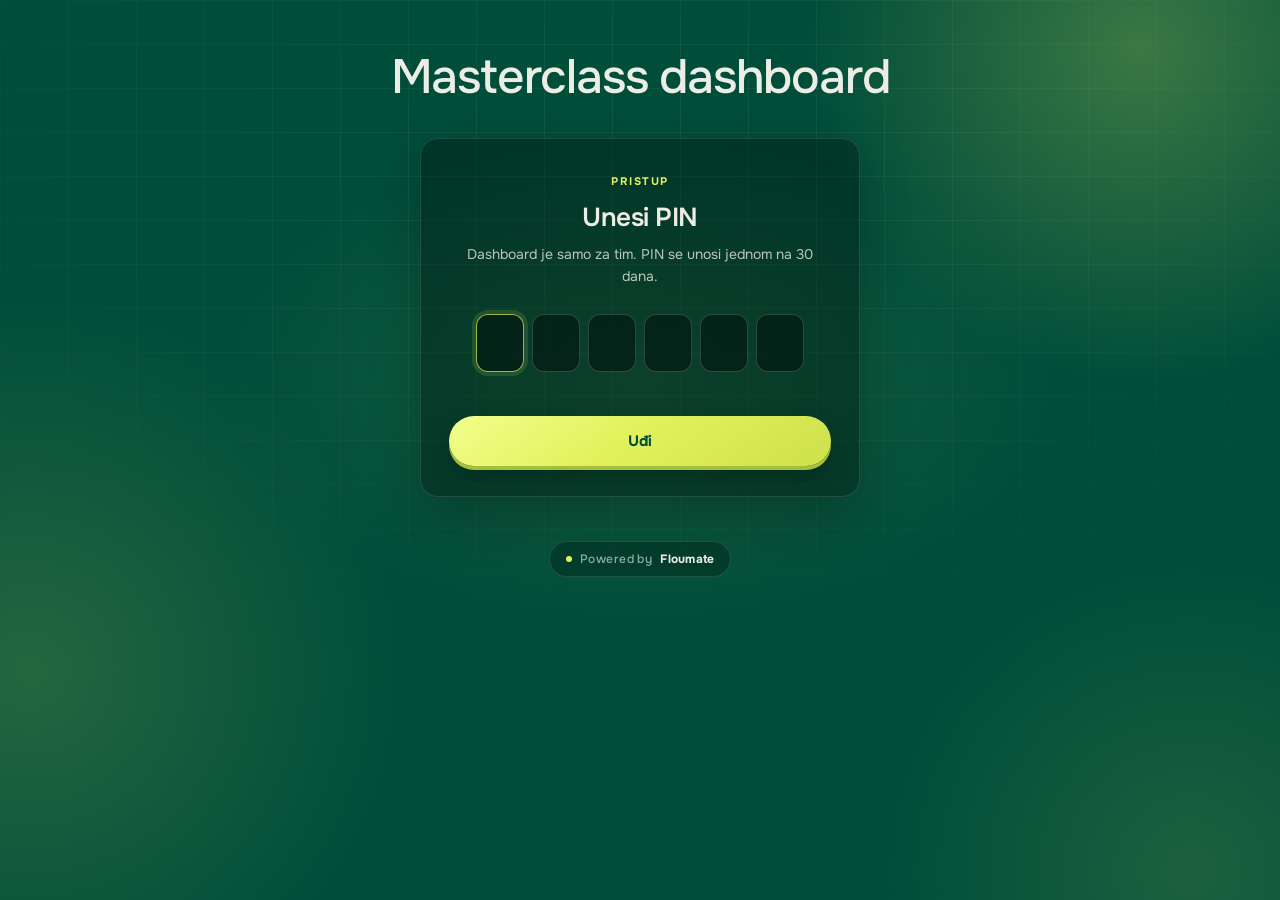
<file: dashboard/index.html>
<!doctype html>
<html lang="sr">
<head>
<meta charset="utf-8">
<meta name="viewport" content="width=device-width, initial-scale=1">
<meta name="robots" content="noindex, nofollow">
<title>Masterclass dashboard · Outliers (Excel Grašić)</title>
<link rel="icon" type="image/png" href="https://excel-grasic-referral.vercel.app/dashboard/favicon.png">
<link rel="preconnect" href="https://fonts.googleapis.com"><link rel="preconnect" href="https://fonts.gstatic.com" crossorigin>
<link rel="stylesheet" href="https://fonts.googleapis.com/css2?family=Onest:wght@400;500;600;700;800&display=swap">
<!-- Masterclass dashboard: optini, odakle su dosli, applicationi.
     Podatke daje Apps Script u Google Sheetu "Excel Grašić | Masterclass"
     (kod je u dashboard/apps-script.gs). Stranica dobija SAMO zbirne brojke,
     nikad imena, mejlove ni telefone. Osvezava se sama na 30 sekundi.
     ?osoba=aleksandar (marijana, sanja, janko, vlada) -> red "Ćao, Aleksandre!".
     Bez parametra tog reda nema.
     PIN: stranica trazi PIN, proverava ga Apps Script (PIN NIJE u ovom fajlu,
     stoji u Script Properties). Tacan PIN daje token koji vazi 30 dana i cuva
     se u ovom pregledacu, pa se PIN ne kuca ponovo do isteka. -->
<style>
  /* Isti izgled kao referral dashboard (excel-grasic-referral.vercel.app):
     mrezica u pozadini, sjaj, staklene kartice, limeta naslovi */
  :root {
    --bg: #004d3a; --deep: #001812; --border: rgba(236,237,229,.13); --muted: #8eada1;
    --text: #ecede5; --text-dim: rgba(236,237,229,.78); --accent: #e1f25e; --accent-text: #004d3a;
    --leaf: #75a34d;
    --font: 'Onest', system-ui, -apple-system, 'Segoe UI', sans-serif;
  }
  * { box-sizing: border-box; margin: 0; padding: 0; }
  [hidden] { display: none !important; }
  html, body { background: var(--bg); color: var(--text); font-family: var(--font); font-size: 16px; line-height: 1.55;
    -webkit-font-smoothing: antialiased; min-height: 100vh; overflow-x: clip; }
  body { position: relative; }

  /* mrezica + sjaj */
  /* fixed: pozadina pokriva ceo ekran i kad je stranica u GHL kontejneru (bez ivica) */
  .fx { position: fixed; top: 0; left: 0; width: 100vw; height: 100vh; pointer-events: none; overflow: hidden; z-index: 0; background: var(--bg); }
  .fx .grid { position: absolute; left: 0; right: 0; top: 0; height: 100%;
    background-image: linear-gradient(rgba(236,237,229,.06) 1px, transparent 1px), linear-gradient(90deg, rgba(236,237,229,.06) 1px, transparent 1px);
    background-size: 68px 44px;
    -webkit-mask-image: radial-gradient(ellipse 90% 75% at 50% 18%, #000 20%, transparent 78%);
            mask-image: radial-gradient(ellipse 90% 75% at 50% 18%, #000 20%, transparent 78%); }
  .fx .g { position: absolute; border-radius: 50%; }
  .fx .g1 { width: 760px; height: 760px; right: -240px; top: -330px; background: radial-gradient(circle, rgba(225,242,94,.26), transparent 62%); }
  .fx .g2 { width: 820px; height: 820px; left: -380px; top: 260px; background: radial-gradient(circle, rgba(117,163,77,.30), transparent 64%); }
  .fx .g3 { width: 900px; height: 520px; left: 50%; top: 120px; transform: translateX(-50%); border-radius: 50%;
    background: radial-gradient(ellipse, rgba(225,242,94,.10), transparent 66%); }
  .fx .g4 { width: 700px; height: 700px; right: -260px; bottom: -320px; background: radial-gradient(circle, rgba(225,242,94,.12), transparent 62%); }

  main { position: relative; z-index: 1; max-width: 1080px; margin: 0 auto; padding: 52px 16px 44px; }

  .masthead { text-align: center; margin-bottom: 34px; }
  .brand { display: inline-flex; align-items: center; gap: 8px; font-size: 12px; letter-spacing: .14em; text-transform: uppercase;
    color: var(--accent); font-weight: 600; margin-bottom: 16px; }
  .brand::before { content: ""; width: 18px; height: 2px; background: var(--accent); }
  .hello { font-size: clamp(20px, 3vw, 24px); font-weight: 600; color: var(--accent); margin-bottom: 6px; letter-spacing: -.01em; }
  .hello-row { display: flex; align-items: center; justify-content: center; gap: 12px; margin-bottom: 6px; }
  .hello-row .hello { margin-bottom: 0; }
  .avatar { width: 44px; height: 44px; border-radius: 50%; object-fit: cover; border: 2px solid var(--accent);
    box-shadow: 0 0 0 4px rgba(225,242,94,.14); }
  .masthead h1 { font-weight: 500; font-size: clamp(34px, 6vw, 48px); letter-spacing: -.025em; line-height: 1.08; }
  .masthead p { margin-top: 12px; color: var(--text-dim); }
  .live { display: inline-flex; align-items: center; gap: 8px; margin-top: 18px; font-size: 13px; color: var(--text-dim);
    padding: 6px 14px; border: 1px solid var(--border); border-radius: 999px; background: rgba(0,24,18,.35); }
  .live i { width: 8px; height: 8px; border-radius: 50%; background: var(--accent); box-shadow: 0 0 0 0 rgba(225,242,94,.6); animation: puls 2s infinite; }
  .live.greska i { background: #e0604b; animation: none; }
  @keyframes puls { 70% { box-shadow: 0 0 0 8px rgba(225,242,94,0); } 100% { box-shadow: 0 0 0 0 rgba(225,242,94,0); } }

  .card { background: rgba(0,24,18,.42); border: 1px solid var(--border); border-radius: 18px; padding: 26px;
    box-shadow: 0 20px 48px rgba(0,16,12,.26); min-width: 0; }
  .label { font-size: 11px; font-weight: 700; letter-spacing: .14em; text-transform: uppercase; color: var(--accent); margin-bottom: 14px; }
  .caption { margin-top: 10px; color: var(--text-dim); font-size: 14px; }
  .caption b { color: var(--accent); font-weight: 700; }

  /* glavni cilj: 15.000 optina */
  .goal-card { position: relative; overflow: hidden; padding: 30px; border-color: rgba(225,242,94,.28);
    box-shadow: 0 0 0 1px rgba(225,242,94,.06), 0 24px 60px rgba(0,16,12,.32), 0 0 80px rgba(225,242,94,.08); }
  .goal-card::before { content: ""; position: absolute; width: 420px; height: 420px; right: -140px; top: -200px; border-radius: 50%;
    background: radial-gradient(circle, rgba(225,242,94,.16), transparent 64%); pointer-events: none; }
  .goal-top { position: relative; display: flex; justify-content: space-between; align-items: flex-end; gap: 16px; flex-wrap: wrap; }
  .big { font-weight: 600; font-size: clamp(64px, 10vw, 104px); line-height: .9; letter-spacing: -.03em; font-variant-numeric: tabular-nums; }
  .big .of { color: rgba(236,237,229,.28); font-size: .5em; letter-spacing: -.01em; }
  .pct { text-align: right; color: var(--text-dim); font-size: 13px; }
  .pct b { display: block; color: var(--accent); font-size: clamp(32px, 4.4vw, 44px); font-weight: 600; line-height: 1; margin-bottom: 6px;
    font-variant-numeric: tabular-nums; text-shadow: 0 0 24px rgba(225,242,94,.35); }
  .level { display: inline-flex; align-items: center; gap: 8px; margin-top: 4px; font-size: 12px; font-weight: 700; letter-spacing: .1em;
    text-transform: uppercase; color: var(--accent-text); background: var(--accent); padding: 5px 11px; border-radius: 999px;
    box-shadow: 0 0 0 4px rgba(225,242,94,.14); }

  .tl { position: relative; height: 22px; margin: 40px 19px 14px; background: rgba(0,16,12,.6); border: 1px solid rgba(236,237,229,.1); border-radius: 11px; }
  .tl > i { position: absolute; left: 0; top: 0; bottom: 0; width: 0; min-width: 20px; border-radius: 11px;
    background: linear-gradient(90deg, #004d3a 0%, #75a34d 55%, #e1f25e 100%);
    box-shadow: 0 0 18px rgba(225,242,94,.45); transition: width 1.6s cubic-bezier(.25,.46,.45,.94); }
  .tl > i::after { content: ""; position: absolute; right: 2px; top: 50%; width: 14px; height: 14px; margin-top: -7px; border-radius: 50%;
    background: #f2ff8c; box-shadow: 0 0 0 4px rgba(225,242,94,.25), 0 0 22px 6px rgba(225,242,94,.5); }
  .stop { position: absolute; top: 50%; width: 40px; height: 40px; margin: -20px 0 0 -20px; border-radius: 50%;
    display: flex; align-items: center; justify-content: center; font-size: 12px; font-weight: 800; letter-spacing: -.02em;
    background: #00372a; border: 2px solid rgba(236,237,229,.28); color: rgba(236,237,229,.75); box-shadow: 0 6px 16px rgba(0,16,12,.35);
    transition: background .3s, color .3s, box-shadow .3s; }
  .stop.on { background: var(--accent); border-color: var(--accent); color: var(--accent-text); box-shadow: 0 0 0 6px rgba(225,242,94,.18), 0 0 24px rgba(225,242,94,.35); }
  .stop.next { border-color: rgba(225,242,94,.7); color: var(--accent); box-shadow: 0 0 0 5px rgba(225,242,94,.12), 0 6px 16px rgba(0,16,12,.35); }
  .stop.goal { width: 46px; height: 46px; margin: -23px 0 0 -23px; font-size: 13px; }

  .goal-card .caption { margin-top: 26px; position: relative; }

  .kpis { display: grid; grid-template-columns: repeat(3, minmax(0, 1fr)); gap: 16px; margin-top: 16px; }
  .count { font-weight: 600; font-size: clamp(48px, 6.5vw, 68px); line-height: .95; letter-spacing: -.02em; font-variant-numeric: tabular-nums; }
  .count small { font-size: .45em; font-weight: 600; color: var(--text-dim); margin-left: 2px; }

  .grid2 { display: grid; grid-template-columns: repeat(2, minmax(0, 1fr)); gap: 16px; margin-top: 16px; }
  .wide { margin-top: 16px; }

  /* grafikon po danima */
  .legend { display: flex; gap: 18px; font-size: 13px; color: var(--text-dim); margin: -4px 0 14px; flex-wrap: wrap; }
  .legend span { display: inline-flex; align-items: center; gap: 7px; }
  .legend i { width: 10px; height: 10px; border-radius: 3px; display: inline-block; }
  .chart { position: relative; height: 220px; display: grid; grid-auto-flow: column; grid-auto-columns: 1fr; gap: 4px;
    align-items: end; border-bottom: 1px solid var(--border); padding-top: 8px; }
  .col { position: relative; height: 100%; display: flex; align-items: flex-end; justify-content: center; gap: 2px; min-width: 0; }
  .col b { display: block; width: 46%; max-width: 16px; border-radius: 4px 4px 0 0; min-height: 0; transition: height .6s cubic-bezier(.2,.8,.2,1); }
  .col b.o { background: linear-gradient(180deg, #f2ff8c, #e1f25e 40%, #cde14c); box-shadow: 0 0 14px rgba(225,242,94,.3); }
  .col b.a { background: var(--leaf); }
  .col:hover::after { content: attr(data-tip); position: absolute; bottom: calc(100% + 6px); left: 50%; transform: translateX(-50%);
    background: var(--deep); border: 1px solid var(--border); color: var(--text); font-size: 12px; padding: 6px 9px; border-radius: 8px;
    white-space: pre; z-index: 2; pointer-events: none; }
  .xaxis { display: grid; grid-auto-flow: column; grid-auto-columns: 1fr; gap: 4px; margin-top: 6px; font-size: 11px; color: var(--muted);
    text-align: center; font-variant-numeric: tabular-nums; }

  .xaxis.gusto span:nth-child(even) { visibility: hidden; }
  /* liste sa trakama */
  ul { list-style: none; }
  .rows li { padding: 11px 0; border-bottom: 1px solid rgba(236,237,229,.12); }
  .rows li:last-child { border-bottom: 0; padding-bottom: 0; }
  .rows li:first-child { padding-top: 0; }
  .rowtop { display: flex; justify-content: space-between; gap: 12px; font-size: 15px; }
  .rowtop .n { font-weight: 600; overflow: hidden; text-overflow: ellipsis; white-space: nowrap; min-width: 0; }
  .rowtop .n .r { display: inline-block; width: 22px; color: var(--muted); font-weight: 700; }
  .rows li:first-child .rowtop .n .r { color: var(--accent); }
  .rowtop .v { font-weight: 700; font-variant-numeric: tabular-nums; white-space: nowrap; }
  .rowtop .v em { font-style: normal; color: var(--muted); font-weight: 500; margin-left: 6px; }
  .track { margin-top: 8px; height: 8px; background: rgba(0,16,12,.55); border: 1px solid rgba(236,237,229,.1); border-radius: 999px; overflow: hidden; }
  .track i { display: block; height: 100%; width: 0; border-radius: 999px; background: linear-gradient(90deg, #75a34d, #e1f25e);
    transition: width .8s cubic-bezier(.2,.8,.2,1); }
  .empty { color: var(--text-dim); font-size: 14px; }
  .powered { position: relative; z-index: 1; text-align: center; padding: 0 16px 44px; }
  .powered a { display: inline-flex; align-items: center; gap: 8px; padding: 8px 16px; border-radius: 999px;
    border: 1px solid var(--border); background: rgba(0,24,18,.35); color: var(--muted); font-size: 12px; font-weight: 500;
    letter-spacing: .04em; text-decoration: none; transition: color .2s, border-color .2s; }
  .powered a b { color: var(--text); font-weight: 700; letter-spacing: .02em; }
  .powered a i { width: 6px; height: 6px; border-radius: 50%; background: var(--accent); }
  .powered a:hover { color: var(--text); border-color: rgba(225,242,94,.4); }
  .foot { margin-top: 22px; color: var(--muted); font-size: 13px; text-align: center; }

  .tiho * { transition: none !important; }
  /* PIN ekran */
  .gate { max-width: 440px; margin: 8px auto 0; text-align: center; padding: 34px 28px 30px; }
  .gate .label { margin-bottom: 8px; }
  .gate h2 { font-size: 26px; font-weight: 600; letter-spacing: -.02em; }
  .gate p.sub { margin-top: 6px; color: var(--text-dim); font-size: 14px; }
  .pin { position: relative; display: flex; justify-content: center; gap: 8px; margin: 26px auto 0; width: max-content; }
  .pin span { width: 48px; height: 58px; display: flex; align-items: center; justify-content: center;
    background: rgba(0,16,12,.55); border: 1px solid rgba(236,237,229,.18); border-radius: 12px; transition: border-color .15s, box-shadow .15s; }
  .pin span.puna::after { content: ""; width: 12px; height: 12px; border-radius: 50%; background: var(--text); }
  .pin.fokus span.akt { border-color: rgba(225,242,94,.7); box-shadow: 0 0 0 4px rgba(225,242,94,.12); }
  .pin input { position: absolute; inset: 0; width: 100%; height: 100%; opacity: 0; border: 0; font-size: 16px; color: transparent;
    background: transparent; caret-color: transparent; cursor: text; }
  .pin.greska span { border-color: #e0604b; }
  .pin.trese { animation: trese .35s; }
  @keyframes trese { 20%, 60% { transform: translateX(-7px); } 40%, 80% { transform: translateX(7px); } }
  .pin-msg { min-height: 22px; margin-top: 12px; font-size: 14px; color: #f08a77; }
  .btn { margin-top: 10px; width: 100%; border: 0; cursor: pointer; font: 700 15px var(--font); color: var(--accent-text);
    background: linear-gradient(145deg, #f2ff8c 0%, #e1f25e 44%, #cde14c 100%); border-radius: 999px; padding: 15px 26px;
    box-shadow: 0 4px 0 0 #a7bd3d, 0 12px 24px rgba(0,16,12,.3); transition: transform .16s cubic-bezier(.22,1,.36,1), box-shadow .16s ease; }
  .btn:hover { transform: translateY(2px); box-shadow: 0 2px 0 0 #a7bd3d, 0 8px 16px rgba(0,16,12,.3); }
  .btn:active { transform: translateY(4px); box-shadow: 0 0 0 0 #a7bd3d, 0 4px 10px rgba(0,16,12,.3); }
  .btn[disabled] { opacity: .6; cursor: default; }
  .gate .note { margin-top: 18px; font-size: 13px; color: var(--muted); }
  @media (max-width: 420px) { .pin { gap: 6px; } .pin span { width: 42px; height: 52px; } .gate { padding: 28px 18px 24px; } }
  .msg { padding: 60px 0; text-align: center; color: var(--text-dim); }

  .toast { position: fixed; bottom: 24px; left: 50%; transform: translateX(-50%) translateY(20px); z-index: 5;
    background: linear-gradient(145deg, #f2ff8c 0%, #e1f25e 44%, #cde14c 100%); color: var(--accent-text);
    padding: 12px 22px; border-radius: 999px; font-weight: 700; font-size: 15px;
    box-shadow: 0 4px 0 0 #a7bd3d, 0 16px 30px rgba(0,16,12,.4), 0 0 40px rgba(225,242,94,.35);
    opacity: 0; pointer-events: none; transition: opacity .25s, transform .25s; }
  .toast.show { opacity: 1; transform: translateX(-50%) translateY(0); }

  @media (max-width: 820px) {
    .kpis { grid-template-columns: 1fr; }
    .grid2 { grid-template-columns: 1fr; }
    .chart { height: 180px; gap: 2px; }
    .xaxis { gap: 2px; }
    .xaxis.gusto span:nth-child(even) { visibility: visible; }
    .xaxis.gusto span:nth-child(3n+2), .xaxis.gusto span:nth-child(3n) { visibility: hidden; }
  }
  @media (max-width: 560px) {
    .goal-card { padding: 22px; } .card { padding: 22px; }
    .goal-top { flex-direction: column; align-items: flex-start; }
    .pct { text-align: left; }
    .tl { margin: 36px 17px 12px; height: 18px; }
    .stop { width: 34px; height: 34px; margin: -17px 0 0 -17px; font-size: 10.5px; }
    .stop.goal { width: 38px; height: 38px; margin: -19px 0 0 -19px; font-size: 11px; }
        }
  @media (prefers-reduced-motion: reduce) {
    .live i { animation: none; }
    .col b, .track i, .tl > i { transition: none; }
  }
</style>
</head>
<body>
<div class="fx" aria-hidden="true"><div class="grid"></div><div class="g g1"></div><div class="g g2"></div><div class="g g3"></div><div class="g g4"></div></div>
<main>
  <div class="masthead">
    <div class="hello-row" id="hello-row" hidden><img class="avatar" id="avatar" alt="" hidden><p class="hello" id="hello"></p></div>
    <h1>Masterclass dashboard</h1>
    <div class="live" id="live" hidden><i></i><span id="live-txt">Učitavanje…</span></div>
  </div>

  <div id="app"><div class="msg">Učitavanje podataka…</div></div>
</main>
<footer class="powered"><a href="https://www.floumate.com" target="_blank" rel="noopener"><i></i>Powered by <b>Floumate</b></a></footer>
<div class="toast" id="toast" role="status" aria-live="polite"></div>

<script>
(function(){
  /* Adresa Apps Script web appa (Deploy > Web app URL). */
  var API = "https://script.google.com/macros/s/AKfycbyF89GqaJCQ7LuF4fc5crirNhg8TsVNZ75Vjh9q2aXoyotjqMF7dKcAtJxuvAJIjD1q/exec";
  var OSVEZI_SEKUNDI = 30;

  /* KPI: 15.000 optina. Stanice na traci su usputni ciljevi. */
  var CILJ = 15000;
  var STANICE = [2500, 5000, 7500, 10000, 12500, 15000];

  /* Pozdrav po parametru ?osoba= (ime je vec u vokativu). Bez parametra nema reda.
     slika: PUN link do fotke (stranica se hostuje i na GHL-u, pa relativna putanja ne radi),
     npr. 'https://floumate-dev.github.io/excel-grasic/dashboard/tim/vlada.jpg'; prazno = bez fotke. */
  var OSOBE = {
    aleksandar: { ime: 'Aleksandre', slika: '' },
    marijana:   { ime: 'Marijana',   slika: '' },
    sanja:      { ime: 'Sanja',      slika: '' },
    janko:      { ime: 'Janko',      slika: '' },
    vlada:      { ime: 'Vlado',      slika: '' }
  };

  /* Token posle tacnog PIN-a; vazi 30 dana (rok je upisan u sam token) */
  var KLJUC = 'mc-dashboard-token';

  var app = document.getElementById('app'), live = document.getElementById('live'), liveTxt = document.getElementById('live-txt');
  var toast = document.getElementById('toast');
  var poslednje = null, podaci = null, prviPut = true;

  (function pozdrav(){
    var p = new URLSearchParams(location.search).get('osoba');
    var k = String(p || '').trim().toLocaleLowerCase('sr-RS');
    var red = document.getElementById('hello-row');
    if (!k || !OSOBE[k]) { red.remove(); return; }
    document.getElementById('hello').textContent = 'Ćao, ' + OSOBE[k].ime + '!';
    if (OSOBE[k].slika) {
      var img = document.getElementById('avatar');
      img.src = OSOBE[k].slika; img.hidden = false;
      img.onerror = function(){ img.remove(); };
    }
    red.hidden = false;
  })();

  function citajToken(){
    try {
      var t = localStorage.getItem(KLJUC) || '';
      if (t && Number(t.split('.')[0]) > Date.now()) return t;
      if (t) localStorage.removeItem(KLJUC);
    } catch (e) {}
    return '';
  }
  function sacuvajToken(t){ try { localStorage.setItem(KLJUC, t); } catch (e) {} }
  function obrisiToken(){ try { localStorage.removeItem(KLJUC); } catch (e) {} }
  var token = citajToken();

  function esc(s){ return String(s == null ? '' : s).replace(/[&<>"']/g, function(c){ return {'&':'&amp;','<':'&lt;','>':'&gt;','"':'&quot;',"'":'&#39;'}[c]; }); }
  function br(n){ return Number(n || 0).toLocaleString('sr-RS'); }
  function kk(n){ return n >= 1000 ? String(n / 1000).replace('.', ',') + 'k' : String(n); }
  function pl(n, one, few, many){ var m10 = n % 10, m100 = n % 100;
    if (m10 === 1 && m100 !== 11) return one; if (m10 >= 2 && m10 <= 4 && (m100 < 12 || m100 > 14)) return few; return many; }

  /* lepsi nazivi izvora */
  var NAZIVI = { 'direktno': 'Direktno (bez izvora)', 'referral': 'Referral (preporuka)', 'fb': 'Facebook', 'facebook': 'Facebook',
    'ig': 'Instagram', 'instagram': 'Instagram', 'meta': 'Meta oglasi', 'email': 'Mejl', 'ac': 'Mejl (ActiveCampaign)',
    'activecampaign': 'Mejl (ActiveCampaign)', 'google': 'Google', 'linkedin': 'LinkedIn', 'youtube': 'YouTube', 'tiktok': 'TikTok' };
  /* "instagram · post" -> "Instagram · post" */
  function tacan(k){ var i = String(k).indexOf(' · '); return i < 0 ? k : naziv(k.slice(0, i)) + ' · ' + k.slice(i + 3); }
  function naziv(k){ return NAZIVI[String(k).toLowerCase()] || (String(k).charAt(0).toUpperCase() + String(k).slice(1)); }

  function lista(items, ukupno, mapiraj){
    if (!items || !items.length) return '<p class="empty">Još nema podataka.</p>';
    var max = items[0].broj || 1;
    return '<ul class="rows">' + items.map(function(it, i){
      var pct = ukupno ? Math.round(it.broj / ukupno * 100) : 0;
      return '<li><div class="rowtop"><span class="n"><span class="r">' + (i + 1) + '</span>' + esc(mapiraj ? mapiraj(it.naziv) : it.naziv) + '</span>' +
        '<span class="v">' + br(it.broj) + '<em>' + pct + '%</em></span></div>' +
        '<div class="track"><i data-w="' + Math.max(2, Math.round(it.broj / max * 100)) + '"></i></div></li>';
    }).join('') + '</ul>';
  }

  function dan(iso){ var p = iso.split('-'); return +p[2] + '.' + +p[1] + '.'; }

  function grafikon(dani){
    var max = 1;
    dani.forEach(function(d){ max = Math.max(max, d.optini, d.aplikacije); });
    var kol = dani.map(function(d){
      var tip = dan(d.dan) + '\nOptini: ' + d.optini + '\nApplicationi: ' + d.aplikacije;
      return '<div class="col" data-tip="' + esc(tip) + '"><b class="o" data-h="' + (d.optini / max * 100) + '"></b>' +
             '<b class="a" data-h="' + (d.aplikacije / max * 100) + '"></b></div>';
    }).join('');
    var x = dani.map(function(d){ return '<span>' + dan(d.dan) + '</span>'; }).join('');
    return '<div class="chart">' + kol + '</div><div class="xaxis' + (dani.length > 8 ? ' gusto' : '') + '">' + x + '</div>';
  }

  function rekord(dani){
    var best = null;
    dani.forEach(function(d){ if (d.optini && (!best || d.optini > best.optini)) best = d; });
    return best;
  }

  function ciljKartica(d){
    var n = d.optini, pct = Math.min(100, n / CILJ * 100);
    var dostignuto = STANICE.filter(function(s){ return n >= s; }).length;
    var sledeca = STANICE.filter(function(s){ return n < s; })[0];
    var ostalo = Math.max(0, CILJ - n);
    var pctTxt = (pct < 10 ? pct.toFixed(1) : Math.round(pct)).toString().replace('.', ',') + '%';
    var stanice = STANICE.map(function(s){
      var cls = 'stop' + (n >= s ? ' on' : '') + (s === sledeca ? ' next' : '') + (s === CILJ ? ' goal' : '');
      return '<span class="' + cls + '" style="left:' + (s / CILJ * 100) + '%" title="' + br(s) + ' optina">' + kk(s) + '</span>';
    }).join('');
    return '<div class="card goal-card">' +
      '<div class="label">Cilj: ' + br(CILJ) + ' optina</div>' +
      '<div class="goal-top">' +
        '<div><div class="big"><span data-n="' + n + '">' + br(n) + '</span><span class="of"> / ' + br(CILJ) + '</span></div>' +
          '<span class="level">Nivo ' + dostignuto + ' od ' + STANICE.length + '</span></div>' +
        '<div class="pct"><b>' + pctTxt + '</b>pređeno do cilja</div>' +
      '</div>' +
      '<div class="tl"><i id="tl-fill" data-w="' + pct + '"></i>' + stanice + '</div>' +
      '<p class="caption">' + (ostalo
        ? 'Još <b>' + br(ostalo) + '</b> do cilja.' + (sledeca && sledeca !== CILJ ? ' Sledeća stanica: <b>' + br(sledeca) + '</b> (još ' + br(sledeca - n) + ').' : '')
        : '<b>Cilj je dostignut!</b>') + '</p>' +
    '</div>';
  }

  /* Grafikon krece od prvog dana sa podacima (najmanje 7 dana), bez praznih nedelja pre starta */
  function odStarta(dani){
    var i = 0; while (i < dani.length && !dani[i].optini && !dani[i].aplikacije) i++;
    return dani.slice(Math.min(i, Math.max(0, dani.length - 7)));
  }

  function render(d){
    var rek = rekord(d.poDanu), dani = odStarta(d.poDanu);
    app.innerHTML =
      ciljKartica(d) +
      '<div class="kpis">' +
        '<div class="card"><div class="label">Applicationi</div><div class="count"><span data-n="' + d.aplikacije + '">' + br(d.aplikacije) + '</span></div>' +
          '<p class="caption">Danas <b>+' + br(d.danas.aplikacije) + '</b> · juče ' + br(d.juce.aplikacije) + '</p></div>' +
        '<div class="card"><div class="label">Popunilo anketu</div><div class="count">' + String(d.stopaAplikacija).replace('.', ',') + '<small>%</small></div>' +
          '<p class="caption">optina je popunilo application</p></div>' +
        '<div class="card"><div class="label">Rekordan dan</div><div class="count">' + (rek ? br(rek.optini) : '0') + '</div>' +
          '<p class="caption">' + (rek ? 'optina, <b>' + dan(rek.dan) + '</b>' : 'još nema optina') + '</p></div>' +
      '</div>' +
      '<div class="card wide"><div class="label">Po danima</div>' +
        '<div class="legend"><span><i style="background:var(--accent)"></i>Optini</span><span><i style="background:var(--leaf)"></i>Applicationi</span></div>' +
        grafikon(dani) + '</div>' +
      '<div class="grid2">' +
        '<div class="card"><div class="label">Odakle dolaze</div>' + lista(d.izvori, d.optini, naziv) + '</div>' +
        '<div class="card"><div class="label">Tačan izvor (utm_medium, za Metu kampanja)</div>' + lista(d.specificni, d.optini, tacan) + '</div>' +
        '<div class="card"><div class="label">Termin</div>' + lista(d.termini, d.optini) + '</div>' +
        '<div class="card"><div class="label">Država</div>' + lista(d.drzave, d.optini) + '</div>' +
      '</div>' +
      '<p class="foot">Jedna osoba se broji jednom, i kad se prijavi više puta (' + br(d.prijava) + ' prijava ukupno). ' +
        'Test prijave tima se ne broje.</p>';
    requestAnimationFrame(function(){ requestAnimationFrame(function(){
      app.querySelectorAll('[data-w]').forEach(function(el){ el.style.width = el.getAttribute('data-w') + '%'; });
      app.querySelectorAll('[data-h]').forEach(function(el){ el.style.height = el.getAttribute('data-h') + '%'; });
    }); });
    if (prviPut) {
      prviPut = false;
      app.querySelectorAll('[data-n]').forEach(brojanje);
      setTimeout(function(){ app.classList.add('tiho'); }, 2000); /* posle prvog ulaza osvezavanje bez ponovne animacije */
    }
  }

  /* Brojevi se izbroje od nule kad se stranica otvori */
  function brojanje(el){
    var cilj = Number(el.getAttribute('data-n')) || 0;
    if (!cilj || window.matchMedia('(prefers-reduced-motion: reduce)').matches) return;
    var t0 = null, trajanje = 1200;
    function korak(t){
      if (!t0) t0 = t;
      var p = Math.min(1, (t - t0) / trajanje), e = 1 - Math.pow(1 - p, 3);
      el.textContent = br(Math.round(cilj * e));
      if (p < 1) requestAnimationFrame(korak);
    }
    requestAnimationFrame(korak);
  }

  function obavesti(razlika){
    toast.textContent = '+' + br(razlika) + ' ' + pl(razlika, 'novi optin', 'nova optina', 'novih optina');
    toast.classList.add('show');
    clearTimeout(obavesti.t); obavesti.t = setTimeout(function(){ toast.classList.remove('show'); }, 3500);
  }

  /* sve osim vremena azuriranja; ako je isto, stranica se ne crta ponovo */
  function potpis(d){ var c = {}; for (var k in d) if (k !== 'azurirano') c[k] = d[k]; return JSON.stringify(c); }

  function vreme(){
    if (!poslednje) return;
    var s = Math.round((Date.now() - poslednje) / 1000);
    liveTxt.textContent = s < 5 ? 'Uživo · ažurirano upravo sada' : 'Uživo · ažurirano pre ' + (s < 60 ? s + ' s' : Math.round(s / 60) + ' min');
  }

  function poziv(param){
    return fetch(API + '?' + param + '&t=' + Date.now())
      .then(function(r){ if (!r.ok) throw new Error(r.status); return r.json(); });
  }

  function ucitaj(){
    if (!token) return;
    poziv('token=' + encodeURIComponent(token))
      .then(function(d){
        if (d.greska) { odjava(); return; }
        prikazi(d);
      })
      .catch(function(){
        live.classList.add('greska');
        liveTxt.textContent = 'Podaci trenutno nisu dostupni, pokušavam ponovo';
        if (!podaci) app.innerHTML = '<div class="msg">Podaci trenutno nisu dostupni. Stranica pokušava ponovo za ' + OSVEZI_SEKUNDI + ' s.</div>';
      });
  }

  function prikazi(d){
    delete d.token;
    live.hidden = false;
    var razlika = podaci ? d.optini - podaci.optini : 0;
    var isto = podaci && potpis(podaci) === potpis(d);
    podaci = d; poslednje = Date.now(); live.classList.remove('greska');
    if (!isto) render(d);
    vreme();
    if (razlika > 0) obavesti(razlika);
  }

  /* Token je istekao ili je PIN promenjen: nazad na PIN ekran */
  function odjava(){
    obrisiToken(); token = ''; podaci = null; prviPut = true; poslednje = null;
    app.classList.remove('tiho'); live.hidden = true;
    pinEkran();
  }

  function pinEkran(){
    var polja = '<input id="pin-in" type="password" inputmode="numeric" pattern="[0-9]*" maxlength="6" autocomplete="one-time-code" aria-label="PIN, 6 cifara">';
    for (var i = 0; i < 6; i++) polja += '<span aria-hidden="true"></span>';
    app.innerHTML = '<form class="card gate" id="gate" novalidate>' +
      '<div class="label">Pristup</div><h2>Unesi PIN</h2>' +
      '<p class="sub">Dashboard je samo za tim. PIN se unosi jednom na 30 dana.</p>' +
      '<div class="pin" id="pin">' + polja + '</div>' +
      '<p class="pin-msg" id="pin-msg" role="alert"></p>' +
      '<button class="btn" id="pin-btn" type="submit">Uđi</button>' +
    '</form>';
    var box = document.getElementById('pin'), inp = document.getElementById('pin-in');
    var kucice = [].slice.call(box.querySelectorAll('span'));
    var msg = document.getElementById('pin-msg'), btn = document.getElementById('pin-btn');
    function vrednost(){ return inp.value; }
    function osvezi(){
      var n = inp.value.length;
      kucice.forEach(function(k, i){ k.classList.toggle('puna', i < n); k.classList.toggle('akt', i === Math.min(n, 5)); });
    }
    inp.addEventListener('input', function(){
      var v = inp.value.replace(/\D/g, '').slice(0, 6);
      if (v !== inp.value) inp.value = v;
      box.classList.remove('greska'); msg.textContent = '';
      osvezi();
      if (v.length === 6) posalji();
    });
    inp.addEventListener('focus', function(){ box.classList.add('fokus'); osvezi(); });
    inp.addEventListener('blur', function(){ box.classList.remove('fokus'); });
    var salje = false;
    function posalji(){
      var pin = vrednost();
      if (salje) return;
      if (pin.length < 6) { msg.textContent = 'PIN ima 6 cifara.'; inp.focus(); return; }
      salje = true; btn.disabled = true; btn.textContent = 'Proveravam…'; msg.textContent = '';
      poziv('pin=' + encodeURIComponent(pin))
        .then(function(d){
          if (d.greska || !d.token) {
            salje = false; btn.disabled = false; btn.textContent = 'Uđi';
            msg.textContent = 'Pogrešan PIN. Pokušaj ponovo.';
            box.classList.add('greska', 'trese');
            setTimeout(function(){ box.classList.remove('trese'); }, 400);
            inp.value = ''; osvezi(); inp.focus();
            return;
          }
          token = d.token; sacuvajToken(token);
          prikazi(d);
        })
        .catch(function(){
          salje = false; btn.disabled = false; btn.textContent = 'Uđi';
          msg.textContent = 'Provera trenutno ne radi. Pokušaj ponovo za minut.';
        });
    }
    document.getElementById('gate').addEventListener('submit', function(e){ e.preventDefault(); posalji(); });
    osvezi(); inp.focus();
  }

  if (token) ucitaj(); else pinEkran();
  setInterval(function(){ if (!document.hidden) ucitaj(); }, OSVEZI_SEKUNDI * 1000);
  document.addEventListener('visibilitychange', function(){ if (!document.hidden) ucitaj(); });
  setInterval(vreme, 5000);
})();
</script>
</body>
</html>
</file>
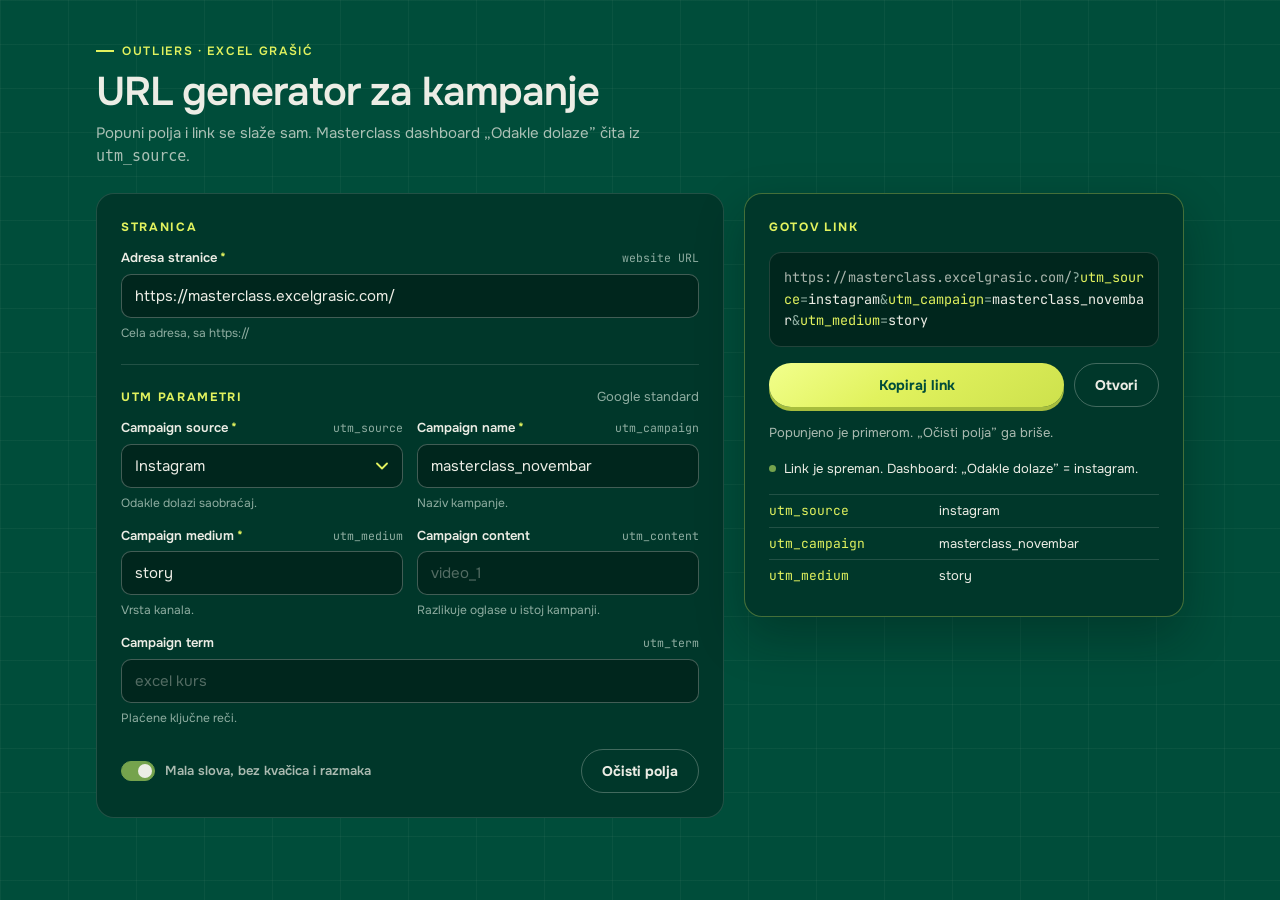
<file: alati/url-generator/index.html>
<!doctype html>
<html lang="sr">
<head>
<meta charset="utf-8">
<meta name="viewport" content="width=device-width, initial-scale=1">
<meta name="robots" content="noindex, nofollow">
<link rel="icon" type="image/png" href="https://excel-grasic-referral.vercel.app/dashboard/favicon.png">
<!-- URL generator za kampanje (UTM parametri). Isti fajl se lepi u GHL:
     funnel "Dashboards", dashboard.excelgrasic.com/url-generator.
     Dashboard "Odakle dolaze" cita utm_source. -->
<title>Outliers URL generator</title>
<link rel="preconnect" href="https://fonts.googleapis.com"><link rel="preconnect" href="https://fonts.gstatic.com" crossorigin>
<link rel="stylesheet" href="https://fonts.googleapis.com/css2?family=Onest:wght@400;500;600;700&family=JetBrains+Mono:wght@400;500&display=swap">
<style>
/* Layout: forma levo, gotov link desno (lepljiv); na telefonu jedno ispod drugog.
   Jedan izgled (Outliers zelena + limeta), isti u svetloj i tamnoj temi. */
:root {
  --bg: #004d3a; --panel: #00372a; --field: #00261d; --line: rgba(236,237,229,.14); --line-strong: rgba(236,237,229,.28);
  --fg: #ecede5; --dim: rgba(236,237,229,.72); --muted: #8eada1;
  --accent: #e1f25e; --accent-ink: #004d3a; --leaf: #75a34d; --warn: #f2b066; --err: #f08a77;
  --font: "Onest", -apple-system, BlinkMacSystemFont, "Segoe UI", sans-serif;
  --mono: "JetBrains Mono", ui-monospace, "SF Mono", Menlo, Consolas, monospace;
  color-scheme: dark;
}
* { box-sizing: border-box; }
html, body { margin: 0; background: var(--bg); color: var(--fg); font-family: var(--font); font-size: 15px; line-height: 1.5;
  -webkit-font-smoothing: antialiased; }
/* fixed sloj pozadine: pokriva ceo ekran i kad je stranica u GHL kontejneru */
.bgfx { position: fixed; top: 0; left: 0; width: 100vw; height: 100vh; z-index: 0; pointer-events: none; background-color: var(--bg);
  background-image: linear-gradient(rgba(236,237,229,.045) 1px, transparent 1px), linear-gradient(90deg, rgba(236,237,229,.045) 1px, transparent 1px);
  background-size: 68px 44px; }
.page { position: relative; z-index: 1; color: var(--fg); font-family: var(--font); font-size: 15px; line-height: 1.5; max-width: 1120px; margin: 0 auto; padding-block: 36px 64px;
  padding-left: max(16px, env(safe-area-inset-left, 0px)); padding-right: max(16px, env(safe-area-inset-right, 0px)); }
header { margin-bottom: 26px; }
.eyebrow { display: inline-flex; align-items: center; gap: 8px; font-size: 12px; font-weight: 600; letter-spacing: .14em;
  text-transform: uppercase; color: var(--accent); }
.eyebrow::before { content: ""; width: 18px; height: 2px; background: var(--accent); }
h1 { margin: 10px 0 0; font-size: clamp(28px, 4.4vw, 40px); font-weight: 600; letter-spacing: -.025em; line-height: 1.1; text-wrap: balance; }
.lead { margin: 8px 0 0; color: var(--dim); max-width: 64ch; }

.layout { display: grid; grid-template-columns: minmax(0, 1fr) minmax(0, 440px); gap: 20px; align-items: start; }
.panel { background: var(--panel); border: 1px solid var(--line); border-radius: 18px; padding: 24px; min-width: 0; }
.group + .group { margin-top: 22px; padding-top: 22px; border-top: 1px solid var(--line); }
.group-head { display: flex; align-items: baseline; justify-content: space-between; gap: 12px; flex-wrap: wrap; margin-bottom: 12px; }
.group-head h2 { margin: 0; font-size: 12px; font-weight: 700; letter-spacing: .14em; text-transform: uppercase; color: var(--accent); }
.group-head p { margin: 0; font-size: 13px; color: var(--muted); }
.note { margin: -4px 0 14px; font-size: 13px; color: var(--dim); max-width: 62ch; }
.fields { display: grid; grid-template-columns: repeat(2, minmax(0, 1fr)); gap: 14px; }
.field { display: grid; gap: 6px; min-width: 0; }
.field.full { grid-column: 1 / -1; }
label { display: flex; align-items: baseline; gap: 0; font-size: 13px; font-weight: 600; }
label .req { color: var(--accent); margin-left: 3px; }
label code { margin-left: auto; padding-left: 10px; font-family: var(--mono); font-size: 11.5px; font-weight: 400; color: var(--muted); }
input[type="text"], input[type="url"] { width: 100%; font: 400 15px var(--font); color: var(--fg); background: var(--field);
  border: 1px solid var(--line-strong); border-radius: 10px; padding: 11px 13px; outline: none; transition: border-color .15s, box-shadow .15s; }
[hidden] { display: none !important; }
select { width: 100%; font: 400 15px var(--font); color: var(--fg); background-color: var(--field); border: 1px solid var(--line-strong);
  border-radius: 10px; padding: 11px 40px 11px 13px; outline: none; cursor: pointer; appearance: none; -webkit-appearance: none;
  background-image: url("data:image/svg+xml,%3Csvg xmlns='http://www.w3.org/2000/svg' width='12' height='8' viewBox='0 0 12 8'%3E%3Cpath d='M1 1.5l5 5 5-5' fill='none' stroke='%23e1f25e' stroke-width='1.8' stroke-linecap='round' stroke-linejoin='round'/%3E%3C/svg%3E");
  background-repeat: no-repeat; background-position: right 14px center; transition: border-color .15s, box-shadow .15s; }
select:focus { border-color: var(--accent); box-shadow: 0 0 0 3px rgba(225,242,94,.16); }
select option { background: var(--panel); color: var(--fg); }
input::placeholder { color: rgba(236,237,229,.35); }
input:focus { border-color: var(--accent); box-shadow: 0 0 0 3px rgba(225,242,94,.16); }
input.bad { border-color: var(--err); }
.hint { font-size: 12px; color: var(--muted); }
.hint.err { color: var(--err); }
.chips { display: flex; flex-wrap: wrap; gap: 6px; }
.chip { font: 500 12px var(--mono); color: var(--dim); background: transparent; border: 1px solid var(--line-strong); border-radius: 999px;
  padding: 4px 10px; cursor: pointer; transition: color .15s, border-color .15s, background .15s; }
.chip:hover { color: var(--fg); border-color: var(--accent); }
.chip[aria-pressed="true"] { background: var(--accent); color: var(--accent-ink); border-color: var(--accent); }
.chip:focus-visible, .btn:focus-visible, .tog input:focus-visible + span { outline: 2px solid var(--accent); outline-offset: 2px; }

.tog { display: inline-flex; align-items: center; gap: 10px !important; font-size: 13px; color: var(--dim); cursor: pointer; user-select: none; }
.tog input { position: absolute; opacity: 0; pointer-events: none; }
.tog span { width: 34px; height: 20px; border-radius: 999px; background: var(--field); border: 1px solid var(--line-strong); position: relative; flex: none; transition: background .15s; }
.tog span::after { content: ""; position: absolute; top: 2px; left: 2px; width: 14px; height: 14px; border-radius: 50%; background: var(--dim); transition: transform .15s, background .15s; }
.tog input:checked + span { background: var(--leaf); border-color: var(--leaf); }
.tog input:checked + span::after { transform: translateX(14px); background: var(--fg); }

/* rezultat */
.result { position: sticky; top: calc(16px + env(safe-area-inset-top, 0px)); display: grid; grid-template-columns: minmax(0, 1fr); gap: 16px;
  border-color: rgba(225,242,94,.3); box-shadow: 0 20px 48px rgba(0,16,12,.3); }
.result h2 { margin: 0; font-size: 12px; font-weight: 700; letter-spacing: .14em; text-transform: uppercase; color: var(--accent); }
.url { font: 400 13.5px/1.6 var(--mono); background: var(--field); border: 1px solid var(--line); border-radius: 12px; padding: 14px;
  word-break: break-all; min-height: 92px; color: var(--fg); }
.url .base { color: var(--dim); }
.url .k { color: var(--accent); }
.url .s { color: var(--muted); }
.result > * { min-width: 0; }
.url.nespreman { opacity: .5; }
.url.empty { color: var(--muted); font-family: var(--font); font-size: 14px; word-break: normal; }
.actions { display: flex; gap: 10px; flex-wrap: wrap; }
.btn { font: 700 14px var(--font); border-radius: 999px; padding: 12px 20px; cursor: pointer; border: 1px solid var(--line-strong);
  background: transparent; color: var(--fg); text-decoration: none; display: inline-flex; align-items: center; justify-content: center; gap: 8px; }
.btn.primary { flex: 1; border: 0; color: var(--accent-ink); background: linear-gradient(145deg, #f2ff8c 0%, #e1f25e 44%, #cde14c 100%);
  box-shadow: 0 4px 0 0 #a7bd3d; transition: transform .14s, box-shadow .14s; }
.btn.primary:hover { transform: translateY(2px); box-shadow: 0 2px 0 0 #a7bd3d; }
.btn.primary:active { transform: translateY(4px); box-shadow: 0 0 0 0 #a7bd3d; }
.btn[disabled], .btn[aria-disabled="true"] { opacity: .45; pointer-events: none; }
.btn.ghost:hover { border-color: var(--accent); }
.status { min-height: 20px; font-size: 13px; color: var(--dim); }
.status.ok { color: var(--accent); }
.checks { list-style: none; margin: 0; padding: 0; display: grid; gap: 6px; font-size: 13px; }
.checks li { display: flex; gap: 8px; align-items: baseline; }
.checks li::before { content: ""; width: 7px; height: 7px; border-radius: 50%; flex: none; transform: translateY(-1px); background: var(--leaf); }
.checks li.warn::before { background: var(--warn); }
.checks li.warn { color: var(--warn); }
.params { width: 100%; border-collapse: collapse; font-size: 13px; }
.params td { padding: 6px 0; border-top: 1px solid var(--line); vertical-align: top; }
.params td:first-child { font-family: var(--mono); color: var(--accent); padding-right: 12px; white-space: nowrap; }
.params td:last-child { color: var(--fg); word-break: break-all; }
.recent h3 { margin: 0 0 8px; font-size: 12px; font-weight: 700; letter-spacing: .12em; text-transform: uppercase; color: var(--muted); }
.recent ul { list-style: none; margin: 0; padding: 0; display: grid; grid-template-columns: minmax(0, 1fr); gap: 6px; }
.recent li { min-width: 0; }
.recent button { width: 100%; text-align: left; font: 400 12px var(--mono); color: var(--dim); background: var(--field); border: 1px solid var(--line);
  border-radius: 8px; padding: 8px 10px; cursor: pointer; overflow: hidden; text-overflow: ellipsis; white-space: nowrap; }
.recent button:hover { color: var(--fg); border-color: var(--line-strong); }
.foot-row { display: flex; justify-content: space-between; align-items: center; gap: 12px; flex-wrap: wrap; margin-top: 22px; }

@media (max-width: 900px) {
  .layout { grid-template-columns: minmax(0, 1fr); }
  .result { position: static; order: -1; }
}
@media (max-width: 560px) {
  .fields { grid-template-columns: minmax(0, 1fr); }
  .panel { padding: 18px; }
}
@media (prefers-reduced-motion: reduce) { * { transition: none !important; } }
</style>
</head>
<body>
<div class="bgfx" aria-hidden="true"></div>
<main class="page">
  <header>
    <div class="eyebrow">Outliers · Excel Grašić</div>
    <h1>URL generator za kampanje</h1>
    <p class="lead">Popuni polja i link se slaže sam. Masterclass dashboard „Odakle dolaze” čita iz <code>utm_source</code>.</p>
  </header>

  <div class="layout">
    <form class="panel" id="forma" novalidate>
      <div class="group">
        <div class="group-head"><h2>Stranica</h2></div>
        <div class="fields">
          <div class="field full">
            <label for="url">Adresa stranice<span class="req">*</span><code>website URL</code></label>
            <input type="url" id="url" placeholder="https://masterclass.excelgrasic.com/" autocomplete="off" spellcheck="false">
            <span class="hint" id="url-hint">Cela adresa, sa https://</span>
          </div>
        </div>
      </div>

      <div class="group">
        <div class="group-head"><h2>UTM parametri</h2><p>Google standard</p></div>
        <div class="fields">
          <div class="field">
            <label for="utm_source_izbor">Campaign source<span class="req">*</span><code>utm_source</code></label>
            <select id="utm_source_izbor">
              <option value="">Izaberi izvor</option>
              <option value="meta">Meta</option>
              <option value="instagram">Instagram</option>
              <option value="facebook">Facebook</option>
              <option value="youtube">YouTube</option>
              <option value="tiktok">TikTok</option>
              <option value="linkedin">LinkedIn</option>
              <option value="google">Google</option>
              <option value="email">Email</option>
              <option value="website">Website</option>
              <option value="referral">Referral</option>
              <option value="__drugo">Drugo (ručni unos)</option>
            </select>
            <input type="text" id="utm_source" placeholder="Upiši izvor" autocomplete="off" spellcheck="false" aria-label="Drugi izvor" hidden>
            <span class="hint">Odakle dolazi saobraćaj.</span>
          </div>
          <div class="field">
            <label for="utm_campaign">Campaign name<span class="req">*</span><code>utm_campaign</code></label>
            <input type="text" id="utm_campaign" placeholder="masterclass_novembar" autocomplete="off" spellcheck="false">
            <span class="hint">Naziv kampanje.</span>
          </div>
          <div class="field">
            <label for="utm_medium">Campaign medium<span class="req">*</span><code>utm_medium</code></label>
            <input type="text" id="utm_medium" placeholder="cpc, story, email" autocomplete="off" spellcheck="false">
            <span class="hint">Vrsta kanala.</span>
          </div>
          <div class="field">
            <label for="utm_content">Campaign content<code>utm_content</code></label>
            <input type="text" id="utm_content" placeholder="video_1" autocomplete="off" spellcheck="false">
            <span class="hint">Razlikuje oglase u istoj kampanji.</span>
          </div>
          <div class="field full">
            <label for="utm_term">Campaign term<code>utm_term</code></label>
            <input type="text" id="utm_term" placeholder="excel kurs" autocomplete="off" spellcheck="false">
            <span class="hint">Plaćene ključne reči.</span>
          </div>
        </div>
      </div>

      <div class="foot-row">
        <label class="tog" for="norm"><input type="checkbox" id="norm" checked><span></span>Mala slova, bez kvačica i razmaka</label>
        <button type="button" class="btn ghost" id="ocisti">Očisti polja</button>
      </div>
    </form>

    <aside class="panel result" aria-live="polite">
      <h2>Gotov link</h2>
      <div class="url" id="out"></div>
      <div class="actions">
        <button type="button" class="btn primary" id="kopiraj">Kopiraj link</button>
        <a class="btn ghost" id="otvori" href="#" target="_blank" rel="noopener">Otvori</a>
      </div>
      <div class="status" id="status" role="status"></div>
      <ul class="checks" id="checks"></ul>
      <table class="params" id="params"></table>
      <div class="recent" id="recent" hidden>
        <h3>Poslednji kopirani</h3>
        <ul id="recent-list"></ul>
      </div>
    </aside>
  </div>
</main>

<script>
(function () {
  /* Redosled polja i parametara u linku */
  var POLJA = ['utm_source', 'utm_campaign', 'utm_medium', 'utm_content', 'utm_term'];
  /* Primer da se odmah vidi kako izgleda; "Očisti polja" ga briše */
  var OBAVEZNA = ['utm_source', 'utm_campaign', 'utm_medium'];
  var NAZIV = { utm_source: 'campaign source', utm_campaign: 'campaign name', utm_medium: 'campaign medium' };
  var PRIMER = { url: 'https://masterclass.excelgrasic.com/', 
    utm_source: 'instagram', utm_medium: 'story', utm_campaign: 'masterclass_novembar' };
  var KLJUC = 'outliers-url-generator';

  var $ = function (id) { return document.getElementById(id); };
  var inputs = {}; ['url'].concat(POLJA).forEach(function (k) { inputs[k] = $(k); });
  var izbor = $('utm_source_izbor');
  /* Dropdown upisuje vrednost u polje utm_source; "Drugo" otvara polje za ručni unos */
  function uskladiIzbor() {
    var v = sredi(inputs.utm_source.value);
    var ima = v && [].some.call(izbor.options, function (o) { return o.value === v && o.value !== '__drugo'; });
    if (!v) { izbor.value = ''; inputs.utm_source.hidden = true; }
    else if (ima) { izbor.value = v; inputs.utm_source.hidden = true; }
    else { izbor.value = '__drugo'; inputs.utm_source.hidden = false; }
  }
  izbor.addEventListener('change', function () {
    if (izbor.value === '__drugo') { inputs.utm_source.value = ''; inputs.utm_source.hidden = false; inputs.utm_source.focus(); }
    else { inputs.utm_source.value = izbor.value; inputs.utm_source.hidden = true; }
    osvezi();
  });
  var out = $('out'), checks = $('checks'), params = $('params'), status = $('status');
  var kopiraj = $('kopiraj'), otvori = $('otvori'), norm = $('norm');
  var gotovLink = '';

  function citaj() { try { return JSON.parse(localStorage.getItem(KLJUC) || 'null'); } catch (e) { return null; } }
  function pisi(v) { try { localStorage.setItem(KLJUC, JSON.stringify(v)); } catch (e) {} }
  function esc(s) { return String(s).replace(/[&<>"']/g, function (c) { return { '&': '&amp;', '<': '&lt;', '>': '&gt;', '"': '&quot;', "'": '&#39;' }[c]; }); }

  function sredi(v) {
    v = String(v || '').trim();
    if (norm.checked) {
      v = v.toLocaleLowerCase('sr-RS').replace(/đ/g, 'dj').normalize('NFD').replace(/[\u0300-\u036f]/g, '')
        .replace(/\s+/g, '_').replace(/[^a-z0-9._-]/g, '_').replace(/_+/g, '_').replace(/^[_-]+|[_-]+$/g, '');
    }
    return v;
  }

  function chipovi(id, lista, polje) {
    var box = $(id);
    box.innerHTML = lista.map(function (x) {
      var v = Array.isArray(x) ? x[1] : x, t = Array.isArray(x) ? x[0] : x;
      return '<button type="button" class="chip" data-v="' + esc(v) + '">' + esc(t) + '</button>';
    }).join('');
    box.addEventListener('click', function (e) {
      var b = e.target.closest('.chip'); if (!b) return;
      inputs[polje].value = b.getAttribute('data-v');
      osvezi(); inputs[polje].focus();
    });
  }

  function oznaciChipove() {
    document.querySelectorAll('.chips').forEach(function (box) {
      var polje = box.id.replace('chips-', '');
      var tren = sredi(inputs[polje].value);
      box.querySelectorAll('.chip').forEach(function (b) { b.setAttribute('aria-pressed', String(b.getAttribute('data-v') === tren)); });
    });
  }

  function osvezi() {
    var vrednosti = {}, upozorenja = [], ok = [];
    POLJA.forEach(function (k) { vrednosti[k] = sredi(inputs[k].value); });
    var baza = inputs.url.value.trim(), u = null;
    if (baza && !/^https?:\/\//i.test(baza)) baza = 'https://' + baza;
    try { if (baza) u = new URL(baza); } catch (e) { u = null; }
    if (u && (!/^https?:$/.test(u.protocol) || u.hostname.indexOf('.') < 1 || /\s/.test(inputs.url.value.trim()))) u = null;
    var losUrl = !!inputs.url.value.trim() && !u;
    inputs.url.classList.toggle('bad', losUrl);
    $('url-hint').textContent = losUrl ? 'Adresa nije ispravna. Primer: https://masterclass.excelgrasic.com/' : 'Cela adresa, sa https://';
    $('url-hint').classList.toggle('err', losUrl);

    var fali = OBAVEZNA.filter(function (k) { return !vrednosti[k]; });
    if (!u) upozorenja.push(losUrl ? 'Adresa stranice nije ispravna.' : 'Upiši adresu stranice.');
    fali.forEach(function (k) { upozorenja.push('Fali ' + NAZIV[k] + ' (' + k + ').'); });
    var spreman = !!u && !fali.length;
    if (spreman) ok.push('Link je spreman. Dashboard: „Odakle dolaze” = ' + vrednosti.utm_source + '.');

    if (!u) {
      gotovLink = '';
      out.className = 'url empty';
      out.textContent = losUrl ? 'Ispravi adresu stranice i link se pojavljuje ovde.' : 'Upiši adresu stranice i link se pojavljuje ovde.';
      params.innerHTML = '';
    } else {
      POLJA.forEach(function (k) { u.searchParams.delete(k); });
      POLJA.forEach(function (k) { if (vrednosti[k]) u.searchParams.set(k, vrednosti[k]); });
      gotovLink = u.toString();
      var q = gotovLink.indexOf('?'), h = gotovLink.indexOf('#');
      var pre = q > -1 ? gotovLink.slice(0, q) : (h > -1 ? gotovLink.slice(0, h) : gotovLink);
      var upit = q > -1 ? gotovLink.slice(q + 1, h > q ? h : undefined) : '';
      var hes = h > -1 ? gotovLink.slice(h) : '';
      out.className = 'url' + (spreman ? '' : ' nespreman');
      out.innerHTML = '<span class="base">' + esc(pre) + '</span>' + (upit ? '<span class="s">?</span>' + upit.split('&').map(function (p) {
        var i = p.indexOf('='); return '<span class="k">' + esc(i > -1 ? p.slice(0, i) : p) + '</span>' + (i > -1 ? '<span class="s">=</span>' + esc(p.slice(i + 1)) : '');
      }).join('<span class="s">&amp;</span>') : '') + esc(hes);
      params.innerHTML = POLJA.filter(function (k) { return vrednosti[k]; }).map(function (k) {
        return '<tr><td>' + k + '</td><td>' + esc(vrednosti[k]) + '</td></tr>';
      }).join('');
    }
    if (!spreman) gotovLink = '';
    kopiraj.disabled = !spreman;
    otvori.setAttribute('aria-disabled', String(!spreman));
    otvori.tabIndex = spreman ? 0 : -1;
    otvori.href = spreman ? gotovLink : '#';
    checks.innerHTML = upozorenja.map(function (t) { return '<li class="warn">' + esc(t) + '</li>'; }).join('') +
      ok.map(function (t) { return '<li>' + esc(t) + '</li>'; }).join('');
    oznaciChipove();
    var stanje = { norm: norm.checked }; ['url'].concat(POLJA).forEach(function (k) { stanje[k] = inputs[k].value; });
    var s = citaj() || {}; s.polja = stanje; pisi(s);
  }

  function sacuvajNedavni(link) {
    var s = citaj() || {}; var l = (s.nedavni || []).filter(function (x) { return x !== link; });
    l.unshift(link); s.nedavni = l.slice(0, 5); pisi(s); nedavni();
  }
  function ispravan(link) {
    try { var u = new URL(link); return /^https?:$/.test(u.protocol) && OBAVEZNA.every(function (k) { return u.searchParams.get(k); }); }
    catch (e) { return false; }
  }
  function nedavni() {
    var s = citaj() || {}, l = (s.nedavni || []).filter(ispravan);
    if (s.nedavni && l.length !== s.nedavni.length) { s.nedavni = l; pisi(s); }
    $('recent').hidden = !l.length;
    $('recent-list').innerHTML = l.map(function (x, i) { return '<li><button type="button" data-i="' + i + '" title="' + esc(x) + '">' + esc(x.replace(/^https?:\/\//, '')) + '</button></li>'; }).join('');
  }
  $('recent-list').addEventListener('click', function (e) {
    var b = e.target.closest('button'); if (!b) return;
    var link = ((citaj() || {}).nedavni || [])[+b.getAttribute('data-i')]; if (!link) return;
    try {
      var u = new URL(link);
      POLJA.forEach(function (k) { inputs[k].value = u.searchParams.get(k) || ''; u.searchParams.delete(k); });
      inputs.url.value = u.toString();
      uskladiIzbor(); osvezi();
      status.className = 'status'; status.textContent = 'Učitan link iz istorije.';
    } catch (err) {}
  });

  function poruka(t, okej) { status.className = 'status' + (okej ? ' ok' : ''); status.textContent = t; clearTimeout(poruka.t); poruka.t = setTimeout(function () { status.textContent = ''; }, 2500); }

  kopiraj.addEventListener('click', function () {
    if (!gotovLink) return;
    var gotovo = function () { poruka('Link je kopiran.', true); sacuvajNedavni(gotovLink); };
    var rezerva = function () {
      var r = document.createRange(); r.selectNodeContents(out);
      var sel = getSelection(); sel.removeAllRanges(); sel.addRange(r);
      var uspeh = false; try { uspeh = document.execCommand('copy'); } catch (e) {}
      if (uspeh) gotovo(); else poruka('Link je označen, kopiraj ga sa cmd+C.');
    };
    if (navigator.clipboard && navigator.clipboard.writeText) navigator.clipboard.writeText(gotovLink).then(gotovo, rezerva);
    else rezerva();
  });

  otvori.addEventListener('click', function (e) { if (!gotovLink) e.preventDefault(); });

  $('ocisti').addEventListener('click', function () {
    POLJA.forEach(function (k) { inputs[k].value = ''; });
    uskladiIzbor(); osvezi(); izbor.focus(); poruka('Polja su očišćena. Adresa stranice je ostala.');
  });
  $('forma').addEventListener('submit', function (e) { e.preventDefault(); });
  $('forma').addEventListener('input', osvezi);
  norm.addEventListener('change', osvezi);


  var sacuvano = (citaj() || {}).polja, start = sacuvano || PRIMER;
  if (sacuvano && typeof sacuvano.norm === 'boolean') norm.checked = sacuvano.norm;
  ['url'].concat(POLJA).forEach(function (k) { inputs[k].value = start[k] || ''; });
  uskladiIzbor();
  if (!sacuvano) status.textContent = 'Popunjeno je primerom. „Očisti polja” ga briše.';
  osvezi();
  nedavni();
})();
</script>
</body>
</html>
</file>
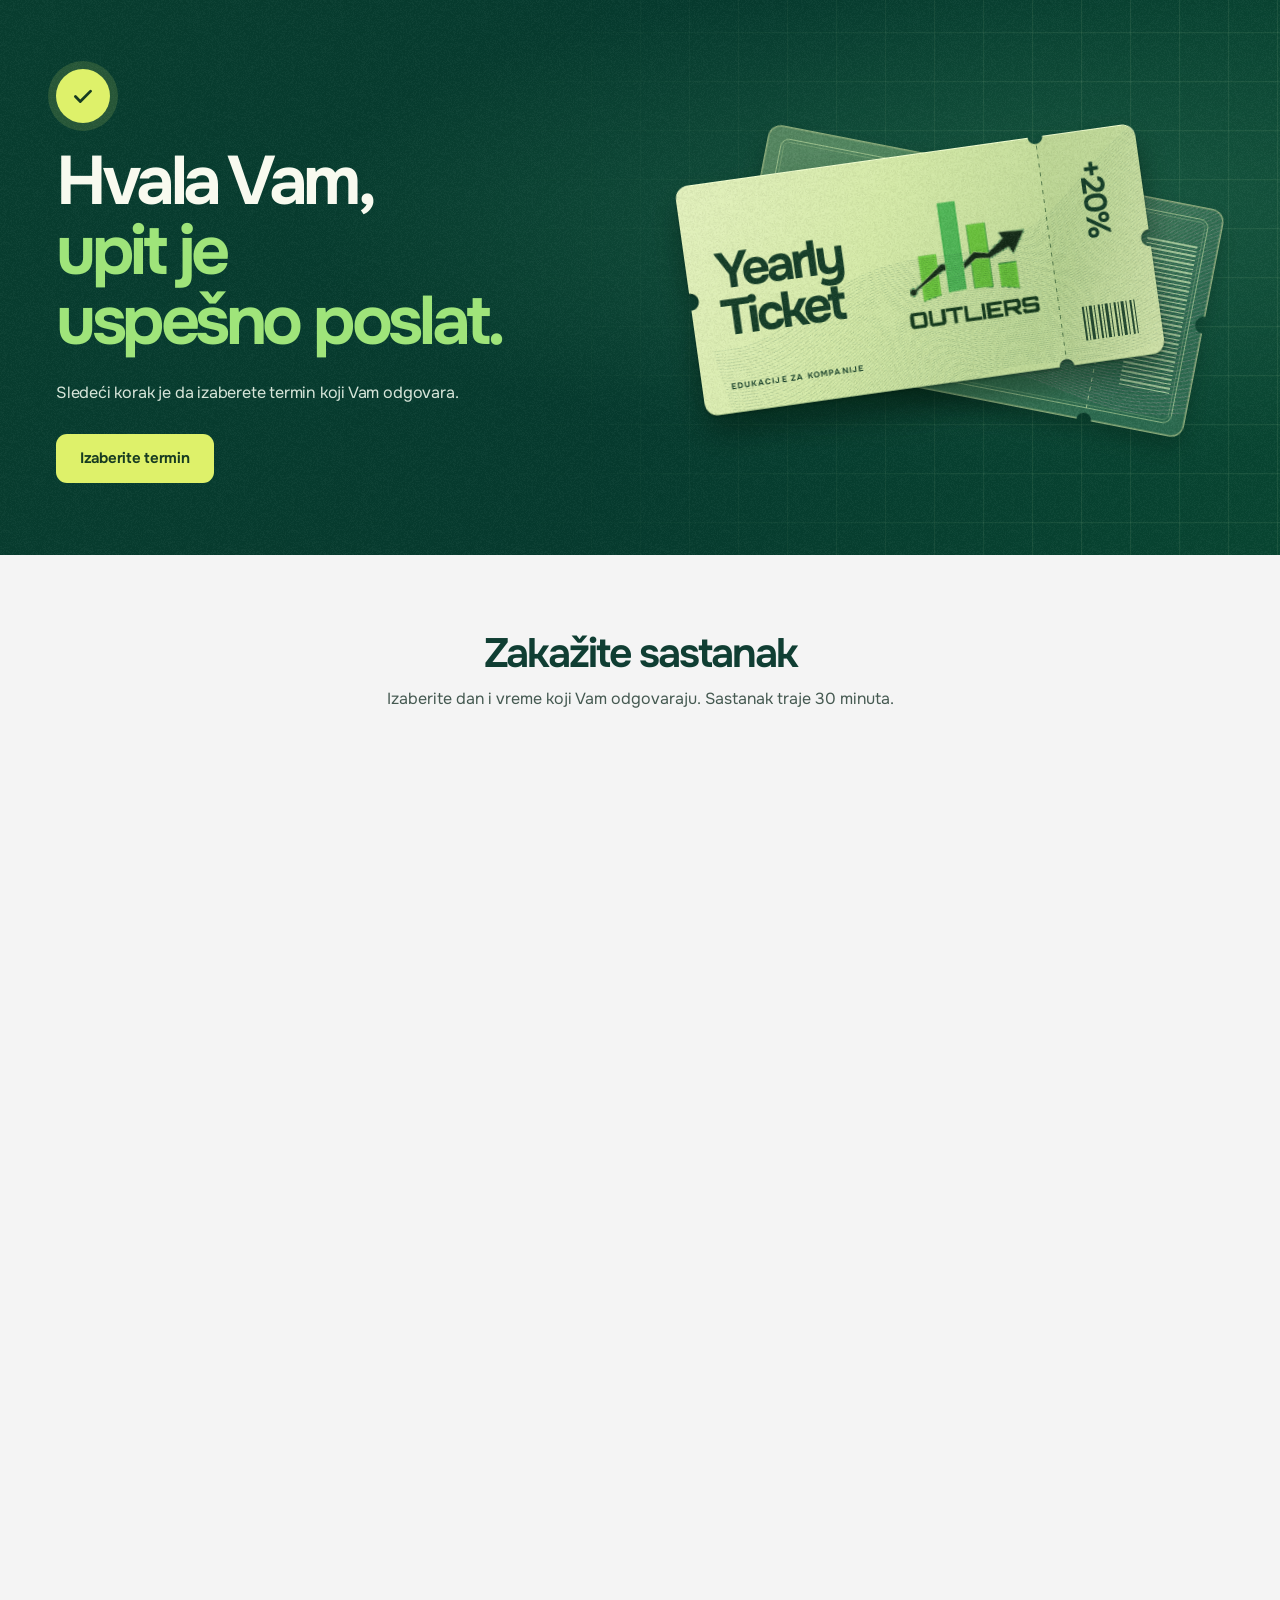
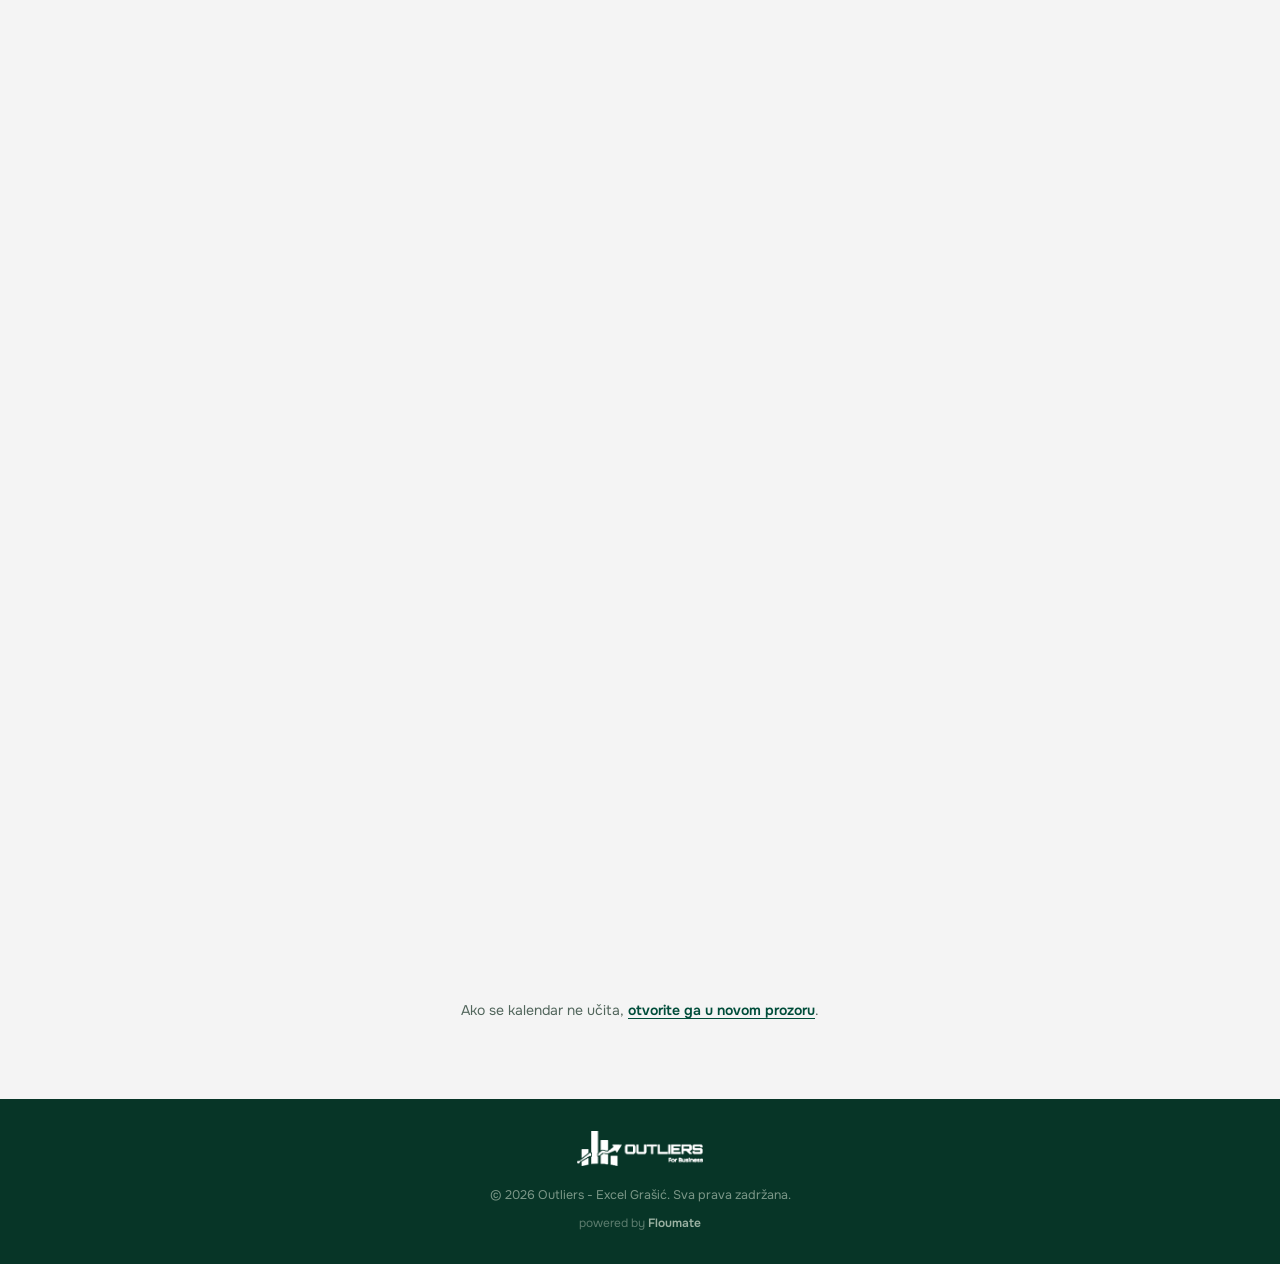
<file: kompanije/hvala/index.html>
<!doctype html>
<html lang="sr-Latn">
<head>
  <meta charset="utf-8">
  <meta name="viewport" content="width=device-width, initial-scale=1">
  <!-- Yearly Ticket za kompanije - THANK YOU stranica (posle upita). Isti dizajn kao landing.
       Naslov, opis, robots, SEO slika i ikonica se podesavaju u GHL-u, ne ovde.
       Slike su na github.io (kompanije/img/), font je Onest sa Google Fonts.
       Prethodna verzija u nasem stilu je u git istoriji (commit d59f614). -->
  <script>
  /* KONFIGURACIJA - linkovi se menjaju samo ovde */
  window.MC = {
    /* Microsoft Bookings: zakazivanje besplatnih konsultacija (Outliers nalog).
       Bookings dozvoljava ugradnju samo na https stranicama (frame-ancestors https:),
       pa se kalendar NE vidi u lokalnom pregledu na http://localhost - samo na GHL-u i GitHub Pages. */
    booking: "https://bookings.cloud.microsoft/book/SastanakoMicrosoftedukacijamasaOutlierstimom@excelgrasic.com/?ismsaljsauthenabled"
  };
  </script>
  <link rel="preconnect" href="https://bookings.cloud.microsoft">
  <link rel="preconnect" href="https://fonts.googleapis.com">
  <link rel="preconnect" href="https://fonts.gstatic.com" crossorigin>
  <link href="https://fonts.googleapis.com/css2?family=Onest:wght@100..900&display=swap" rel="stylesheet">
  <style>
:root {
  --ink: #103e33; --pine: #004d3a; --hero: #073e31; --green: #7dd855;
  --lime: #def16a; --paper: #f6f6ef; --white: #fff; --body: #455951;
  --muted: #52665c; --line: #d5ddd2; --font: Onest, "Segoe UI", Arial, sans-serif;
  --grain: url("https://floumate-dev.github.io/excel-grasic/kompanije/img/grain.png"); --wave: url("https://floumate-dev.github.io/excel-grasic/kompanije/img/wave.webp");
  color-scheme: light;
}
*,*::before,*::after { box-sizing: border-box; }
html { scroll-padding-top: 0; }
body { margin: 0; color: var(--ink); background: var(--paper); font-family: var(--font); font-size: 16px; line-height: 1.55; -webkit-font-smoothing: antialiased; }
img { display: block; max-width: 100%; }
a { color: inherit; text-decoration: none; }
button,input,select,textarea { font: inherit; }
button { cursor: pointer; }
button,a,summary { -webkit-tap-highlight-color: transparent; }
:focus-visible { outline: 3px solid #3a841e; outline-offset: 4px; }
.hero :focus-visible,.contact :focus-visible,.footer :focus-visible { outline-color: #def16a; }
h1,h2,h3,p,figure,ul,ol,dl,dd { margin: 0; }
h1,h2,h3 { text-wrap: balance; }
.wrap { width: min(1192px, calc(100% - 112px)); margin-inline: auto; }
.section-space { padding-block: clamp(66px, 6.3vw, 96px); }
h2 { font-size: clamp(34px, 3.6vw, 53px); line-height: 1.07; font-weight: 640; letter-spacing: -.052em; }
h3 { line-height: 1.22; letter-spacing: -.038em; }
.eyebrow { display: flex; align-items: center; gap: 10px; font-size: 11.5px; font-weight: 720; line-height: 1.45; letter-spacing: .14em; text-transform: uppercase; }
.overline { color: #39694f; margin-bottom: 14px; }
.overline::before { content: ""; width: 23px; height: 2px; background: #75a763; flex: none; }
.btn { display: inline-flex; align-items: center; justify-content: center; gap: 14px; padding: 13px 21px; min-height: 47px; border: 1px solid transparent; border-radius: 11px; font-size: 15px; font-weight: 650; letter-spacing: -.018em; line-height: 1.3; text-align: center; transition: background-color .18s, color .18s, border-color .18s, transform .18s; }
.btn:hover { transform: translateY(-1px); }
.btn:active { transform: translateY(0); }
.btn-dark { background: var(--pine); color: white; }
.btn-dark:hover { background: #096147; }
.btn-bright { color: #173b21; background: var(--lime); }
.btn-bright:hover { background: #ecfa98; }
.btn-outline { color: var(--ink); background: transparent; border-color: #9eafa1; }
.btn-outline:hover { background: #edf2e7; border-color: var(--pine); }
.diagonal-arrow { display: inline-block; flex: none; position: relative; width: 14px; height: 14px; }
.diagonal-arrow::before { content: ""; position: absolute; width: 12px; height: 1.6px; background: currentColor; left: 0; top: 6px; transform: rotate(-45deg); }
.diagonal-arrow::after { content: ""; position: absolute; top: 2px; right: 2px; width: 8px; height: 8px; border-top: 1.6px solid currentColor; border-right: 1.6px solid currentColor; }
.skip-link { position: fixed; z-index: 10; left: 12px; top: 8px; padding: 10px 16px; color: white; background: var(--pine); border-radius: 7px; transform: translateY(-160%); }
.skip-link:focus { transform: translateY(0); }
.site-header { position: sticky; top: 0; z-index: 5; background: #f5f5ec; box-shadow: 0 1px 0 rgba(32,67,46,.10); }
.header-inner { display: flex; align-items: center; gap: 42px; min-height: 75px; }
.brand-home { display: inline-flex; align-items: center; margin-right: auto; padding-block: 6px; }
.brand-dark { width: 164px; height: auto; }
.main-nav,.header-actions { display: flex; align-items: center; }
.main-nav { gap: 30px; font-weight: 530; font-size: 14px; }
.main-nav a { padding: 9px 0; text-underline-offset: 6px; }
.main-nav a:hover { text-decoration: underline; }
.header-cta { padding: 11px 17px; min-height: 42px; font-size: 14px; gap: 11px; border-radius: 9px; }
.menu-toggle { display: none; }
.hero { isolation: isolate; position: relative; overflow: hidden; color: #f8faef; background: radial-gradient(ellipse at 84% 39%, #185740 0, transparent 51%), linear-gradient(112deg,#093e30 0%,#073b2f 52%,#094632 100%); }
.hero::before { position: absolute; content: ""; inset: 0; z-index: -1; pointer-events: none; background: var(--grain); opacity: .26; }
.hero-grid,.contact-grid { position: absolute; inset: 0; pointer-events: none; z-index: -1; background-image: linear-gradient(90deg,rgba(187,221,164,.11) 1px,transparent 1px),linear-gradient(0deg,rgba(187,221,164,.11) 1px,transparent 1px); background-size: 49px 49px; background-position: 52% 55%; }
.hero-grid { mask-image: linear-gradient(90deg,transparent 19%,rgba(0,0,0,.06) 39%,#000 84%); }
.hero-inner { display: grid; grid-template-columns: minmax(0,1fr) minmax(0,.97fr); align-items: center; column-gap: clamp(14px,2.5vw,42px); padding-block: clamp(57px,5.6vw,85px) clamp(62px,5.8vw,91px); }
.hero-copy { position: relative; z-index: 1; }
.hero h1 { font-weight: 665; font-size: clamp(50px,5.35vw,78px); letter-spacing: -.065em; line-height: 1.025; margin: 0 0 22px; }
.hero-line { display: block; }
.hero h1 em { font-style: normal; color: #9fe47a; }
.hero-intro { max-width: 510px; color: #d5e4d8; font-size: clamp(16px,1.26vw,18px); font-weight: 410; line-height: 1.58; letter-spacing: -.012em; }
.hero-actions { display: flex; align-items: center; gap: 26px; margin-top: 29px; }
.hero-actions .btn { min-height: 49px; padding-inline: 23px; }
.text-link { display: inline-block; padding-block: 5px 3px; border-bottom: 1px solid currentColor; font-size: 14.5px; font-weight: 590; line-height: 1.3; }

/* Two overlapping, printed tickets. Keeping the lettering as HTML preserves
   its sharpness at every viewport size. */
.ticket-stage { width: 100%; max-width: 600px; aspect-ratio: 1.64; position: relative; container-type: inline-size; isolation: isolate; justify-self: center; }
.ticket-cast { position: absolute; inset: 37% 7% 1% 0; background: radial-gradient(ellipse, rgba(0,20,12,.48),transparent 68%); transform: rotate(-9deg); filter: blur(9px); }
.ticket-layer { position: absolute; width: 83%; height: 68%; }
.ticket-layer.rear { left: 14.2%; top: 17.3%; transform: rotate(11deg); filter: drop-shadow(0 12px 10px rgba(0,20,11,.28)); }
.ticket-layer.front { left: 4.1%; top: 14%; transform: rotate(-8deg); filter: drop-shadow(0 17px 15px rgba(0,25,13,.34)) drop-shadow(0 2px 1px rgba(0,17,8,.35)); }
.ticket-paper { width: 100%; height: 100%; position: relative; overflow: hidden; isolation: isolate; border-radius: 2.35cqw;
  mask-image: radial-gradient(circle at 78.5% 0%,transparent 0 1.22cqw,#000 1.4cqw),radial-gradient(circle at 78.5% 100%,transparent 0 1.22cqw,#000 1.4cqw),radial-gradient(circle at 0 50%,transparent 0 1.45cqw,#000 1.60cqw),radial-gradient(circle at 100% 50%,transparent 0 1.45cqw,#000 1.60cqw);
  mask-composite: intersect;
}
.ticket-paper::after { content: ""; position: absolute; inset: 0; background: var(--grain); pointer-events: none; opacity: .46; z-index: 2; }
.front-paper { color: #153e28; background: linear-gradient(117deg,#e3f1bd 0%,#d5eaa8 39%,#bed896 76%,#ccdfa5 100%); box-shadow: inset 0 1px 0 #f2ffd0,inset 0 -1px 0 #9bb780; }
.back-paper { background: linear-gradient(116deg,#54855f,#4f885f 35%,#2a694e 85%); box-shadow: inset 0 0 0 1.5px #8aab79; }
.back-rules { position: absolute; inset: 5% 3%; border: 1px solid rgba(211,237,173,.55); outline: 1px solid rgba(211,237,173,.23); outline-offset: -4px; border-radius: 1.6cqw; }
.rear-waves { position: absolute; inset: -20% -13%; background: var(--wave) center / 108% 120% no-repeat; filter: invert(1); opacity: .8; transform: rotate(-7deg); }
.ticket-perforation { position: absolute; top: 4%; bottom: 4%; left: 78.5%; width: 1px; background: repeating-linear-gradient(to bottom,rgba(35,79,40,.68) 0 4px,transparent 4px 9px); }
.back-paper .ticket-perforation { background: repeating-linear-gradient(to bottom,rgba(208,231,171,.65) 0 4px,transparent 4px 9px); }
.back-stub { position: absolute; top: 17%; right: 4.6%; width: 11%; height: 65%; background: repeating-linear-gradient(0deg,rgba(207,235,181,.75) 0 1px,transparent 1px 4px,rgba(207,235,181,.7) 4px 6px,transparent 6px 9px); }
.front-waves { position: absolute; inset: 13% -6% -29% 4%; background: var(--wave) center / 120% 112% no-repeat; opacity: .54; transform: rotate(-11deg); }
.ticket-brand { position: absolute; width: 28.5%; left: 46%; top: 49%; transform: translateY(-50%); display: grid; justify-items: center; gap: 1.35cqw; mix-blend-mode: multiply; }
.ticket-brand-symbol { width: 92%; height: auto; opacity: .94; }
.ticket-wordmark { width: 100%; height: auto; }
.ticket-content { position: absolute; inset: 0 21.5% 0 0; }
.ticket-name { position: absolute; top: 49%; left: 5.15cqw; transform: translateY(-50%); font-size: 9cqw; font-weight: 690; letter-spacing: -.081em; line-height: .94; }
.ticket-caption { position: absolute; left: 5.15cqw; bottom: 3.85cqw; font: 650 1.45cqw/1.1 var(--font); text-transform: uppercase; letter-spacing: .15em; }
.ticket-stub { position: absolute; inset: 0 0 0 78.5%; display: flex; flex-direction: column; align-items: center; justify-content: space-between; padding: 5.3cqw 0 4.1cqw; background: linear-gradient(90deg,rgba(92,130,66,.07),rgba(229,242,191,.12)); }
.stub-value { writing-mode: vertical-rl; font-size: 5.7cqw; line-height: 1; letter-spacing: -.061em; font-weight: 655; }
.barcode { display: block; height: 6cqw; width: 9.8cqw; background: repeating-linear-gradient(90deg,#22472e 0 .32cqw,transparent .32cqw .66cqw,#22472e .66cqw .86cqw,transparent .86cqw 1.24cqw,#22472e 1.24cqw 1.83cqw,transparent 1.83cqw 2.15cqw,#22472e 2.15cqw 2.35cqw,transparent 2.35cqw 2.86cqw); }

.proof-strip { background: white; border-bottom: 1px solid var(--line); }
.proof-inner { min-height: 115px; padding-block: 22px; display: grid; grid-template-columns: auto minmax(0,1fr); align-items: center; gap: clamp(23px,3.4vw,54px); }
.proof-lead { display: flex; align-items: center; gap: 13px; border-right: 1px solid #d5ddd2; padding: 2px clamp(21px,3.3vw,49px) 2px 0; }
.proof-count { display: inline-flex; align-items: center; gap: 9px; flex: none; white-space: nowrap; }
.proof-lead strong { font-size: clamp(28px,2.65vw,40px); font-weight: 670; letter-spacing: -.065em; line-height: 1; }
.proof-prefix,.proof-detail { font-size: 12.7px; line-height: 1.4; color: #465c50; font-weight: 500; }
/* beskonacna traka logoa: dve iste liste jedna za drugom; traka klizi za
   sirinu jedne liste pa krece ispocetka bez skoka */
.logo-marquee { min-width: 0; overflow: hidden;
  -webkit-mask-image: linear-gradient(90deg,transparent,#000 7%,#000 93%,transparent);
  mask-image: linear-gradient(90deg,transparent,#000 7%,#000 93%,transparent); }
.logo-track { display: flex; width: max-content; animation: logoTraka 48s linear infinite; }
.logo-marquee:hover .logo-track { animation-play-state: paused; }
@keyframes logoTraka { to { transform: translateX(-50%); } }
.client-logos { list-style: none; padding: 0 52px 0 0; display: flex; align-items: center; gap: 52px; }
.client-logos li { flex: none; display: flex; align-items: center; }
.client-logos img { display: block; width: auto; max-width: none; object-fit: contain; }
@media (prefers-reduced-motion: reduce) {
  .logo-track { animation: none; width: auto; }
  .logo-track ul[aria-hidden] { display: none; }
  .client-logos { flex-wrap: wrap; justify-content: center; gap: 20px 34px; padding-right: 0; }
}

.benefits { background: #fafbf5; }
.benefits-inner { display: grid; grid-template-columns: minmax(0,1.18fr) minmax(0,.88fr); align-items: center; gap: clamp(35px,6vw,96px); }
.benefit-copy h2 { max-width: 660px; }
.benefit-list { list-style: none; padding: 0; margin: 27px 0 0; }
.benefit-list li { position: relative; padding-left: 25px; }
.benefit-list li+li { margin-top: 19px; }
.benefit-list li::before { content: ""; position: absolute; left: 1px; top: .34em; width: 10px; height: 10px; border: 2px solid #528d54; border-top: 0; border-left: 0; transform: rotate(45deg) scaleX(.64); }
.benefit-list h3 { font-size: clamp(18px,1.55vw,22px); font-weight: 640; letter-spacing: -.035em; }
.benefit-list p { color: var(--body); margin-top: 3px; max-width: 530px; font-size: 15.5px; line-height: 1.55; }
.tool-panel {
  container-type: inline-size; min-width: 0; padding: clamp(16px,1.8vw,26px);
  border: 1px solid #c5d5b9; border-radius: 18px; background: linear-gradient(125deg,#e7efdb,#d4e6c6);
}
.tool-panel h3 { margin-bottom: 17px; font-size: clamp(22px,1.9vw,28px); font-weight: 650; letter-spacing: -.045em; }
.tool-grid {
  display: grid; grid-template-columns: repeat(4,minmax(0,1fr)); grid-auto-rows: 1fr; gap: 1px;
  list-style: none; padding: 0; border: 1px solid #c8d6be; border-radius: 12px; overflow: hidden; background: #dce4d5;
}
.tool-grid li {
  min-width: 0; display: flex; flex-direction: column; align-items: center; gap: 8px; padding: 15px 2px 13px;
  background: #fdfef9; text-align: center; font-size: clamp(12px,.94vw,14px); font-weight: 580; line-height: 1.25; letter-spacing: -.025em;
}
.tool-grid img { width: 46px; height: 46px; object-fit: contain; padding: 5px; }
.tool-grid img.office-mark { padding: 0; }
.tool-grid li > span { max-width: 100%; overflow-wrap: anywhere; }
@container (max-width: 355px) {
  .tool-grid li { gap: 6px; padding: 12px 1px 10px; font-size: clamp(11px,4cqi,13px); }
  .tool-grid img { width: 40px; height: 40px; padding: 4px; }
}

.pricing { background: #f0f3e9; border-block: 1px solid #d8dfd1; }
.section-heading { display: flex; justify-content: space-between; align-items: flex-end; gap: 36px; }
.pricing-heading h2 { max-width: 680px; }
.section-heading > p { max-width: 324px; color: var(--body); line-height: 1.55; font-size: 16px; padding-bottom: 1px; }
.plans { display: grid; grid-template-columns: repeat(3,minmax(0,1fr)); gap: 19px; margin-top: 32px; }
.plan { --metal: #a38264; --metal-light: #f4ded1; --metal-dark: #986f55; --metal-mid: #cead92; position: relative; display: flex; flex-direction: column; padding: clamp(20px,2.15vw,32px); border-radius: 15px; border: 1px solid #cbd6c8; border-top: 4px solid var(--metal); background: #fff; }
.plan.silver { --metal: #839891; --metal-light: #e7eeea; --metal-mid: #b6c5c1; --metal-dark: #718b81; }
.plan.gold { --metal: #ad8c31; --metal-light: #f5e7ae; --metal-mid: #d9c671; --metal-dark: #a49447; }
.plan-heading { display: flex; align-items: center; gap: 13px; }
.plan-heading h3 { font-size: clamp(22px,1.9vw,28px); font-weight: 630; }
.mini-ticket { position: relative; width: 43px; height: 30px; transform: rotate(-10deg); filter: drop-shadow(0 1px 1px #0002); display: block; flex: none; }
.mini-ticket::before { content: ""; position: absolute; inset: 0; border: 1px solid var(--metal); border-radius: 5px; background: repeating-linear-gradient(153deg,transparent 0 3px,color-mix(in srgb,var(--metal-dark) 37%,transparent) 3.5px 4px,transparent 4.4px 6px),linear-gradient(140deg,var(--metal-mid),var(--metal-light) 52%,var(--metal-mid)); mask: radial-gradient(circle at 0 50%,transparent 2.7px,#000 3.3px),radial-gradient(circle at 100% 50%,transparent 2.7px,#000 3.3px); mask-composite: intersect; }
.mini-ticket::after { content: ""; position: absolute; inset: 4px 10px 4px auto; border-left: 1px dashed var(--metal-dark); }
.budget-label { font-size: 13px; color: var(--muted); margin-top: 29px; font-weight: 510; }
.budget-total { margin-top: 2px; display: flex; gap: 8px; align-items: baseline; font-size: clamp(37px,3.4vw,51px); font-weight: 640; letter-spacing: -.064em; line-height: 1.07; font-variant-numeric: lining-nums; }
.budget-total span small { font-size: .75em; font-weight: 460; color: var(--body); }
.budget-total span { font-size: 16px; line-height: 1; letter-spacing: .02em; font-weight: 580; }
.plan dl { margin-top: 20px; padding-top: 15px; border-top: 1px solid var(--line); }
.plan dl div { display: flex; justify-content: space-between; align-items: baseline; gap: 8px; font-size: 14px; line-height: 1.55; }
.plan dl div+div { margin-top: 7px; }
.plan dt { color: var(--muted); }
.plan dd { font-weight: 620; text-align: right; white-space: nowrap; }
.plan dd small { font-size: .81em; font-weight: 520; }
.plan .extra { color: #33722d; }
.plan .plan-value { margin-top: 14px; padding: 10px 12px; background: #eef4e9; border-radius: 6px; column-gap: 7px; }
.plan-value dt { color: #2d523c; font-weight: 550; }
.plan-value dd { font-size: 1.12em; }
.plan-cta { justify-content: flex-start; margin-top: 25px; width: 100%; min-height: 44px; padding: 10px 14px; border-color: var(--pine); font-size: 14px; border-radius: 9px; }
.plan-cta:hover { background: #146649; border-color: #146649; }
.plan-help { margin-top: 21px; color: var(--body); font-size: 14px; }
.plan-help a { color: var(--pine); font-weight: 610; margin-left: 3px; text-decoration: underline; text-underline-offset: 4px; }
.workflow { background: #fff; border-bottom: 1px solid #d5dfd1; }
.workflow-inner { display: grid; grid-template-columns: minmax(0,1fr) minmax(0,.98fr); gap: clamp(48px,8vw,125px); align-items: center; }
.workflow-intro>p { color: var(--body); margin-top: 17px; font-size: 16.5px; line-height: 1.65; max-width: 540px; }
.steps { padding: 0; list-style: none; counter-reset: workflow; }
.steps li { position: relative; display: grid; grid-template-columns: 43px minmax(0,1fr); gap: 19px; counter-increment: workflow; }
.steps li+li { padding-top: 26px; }
.steps li::before { content: counter(workflow); content: counter(workflow) / ""; position: relative; z-index: 1; width: 43px; height: 43px; border-radius: 50%; display: grid; place-items: center; color: #f2f9e8; background: #245b41; font-weight: 590; font-size: 17px; line-height: 1; }
.steps li:not(:last-child)::after { content: ""; position: absolute; left: 21px; top: 42px; bottom: -27px; width: 1px; background: #adc0ad; }
.steps li+li:not(:last-child)::after { top: 68px; }
.step-copy { padding-top: 3px; }
.step-copy h3 { font-size: 22px; font-weight: 640; }
.step-copy p { margin-top: 6px; font-size: 15.3px; line-height: 1.6; color: var(--body); }
.answers { background: #fafaf5; }
.answer-grid { display: grid; grid-template-columns: minmax(0,.72fr) minmax(0,1.28fr); align-items: center; gap: clamp(49px,8.5vw,133px); }
/* O Aleksandru: jedna kartica - fotografija na istoj zelenoj pozadini sa
   mrezom kao hero, MVP plocica uz levu ivicu slike, tekst ispod */
.founder { width: 100%; max-width: 400px; background: #fff; border: 1px solid #d5ddd2;
  border-radius: 18px; box-shadow: 0 18px 40px -18px rgba(0,40,25,.22); }
.founder-photo { position: relative; }
.founder-stage { position: relative; overflow: hidden; isolation: isolate; aspect-ratio: 1 / .92; border-radius: 17px 17px 0 0;
  background: radial-gradient(ellipse at 70% 30%, #185740 0, transparent 60%), linear-gradient(112deg,#093e30 0%,#073b2f 52%,#094632 100%); }
.founder-stage::before { content: ""; position: absolute; inset: 0; z-index: 0; background: var(--grain); opacity: .26; pointer-events: none; }
.founder-stage::after { content: ""; position: absolute; inset: 0; z-index: 0; pointer-events: none;
  background-image: linear-gradient(90deg,rgba(187,221,164,.11) 1px,transparent 1px),linear-gradient(0deg,rgba(187,221,164,.11) 1px,transparent 1px);
  background-size: 42px 42px; mask-image: linear-gradient(90deg,transparent 10%,#000 90%); }
.founder-man { position: absolute; left: 50%; bottom: 0; transform: translateX(-50%); height: 94%; width: auto; max-width: none; z-index: 1; }
.founder-chip { position: absolute; left: 0; bottom: 22px; z-index: 2; display: flex; align-items: center; gap: 12px;
  background: #fff; border-radius: 0 16px 16px 0; padding: 10px 18px 10px 14px; box-shadow: 0 14px 30px -10px rgba(0,25,13,.4); }
.founder-chip img { height: 28px; width: auto; }
.founder-chip span { font-size: 12px; font-weight: 620; line-height: 1.3; color: var(--ink); }
.founder-info { padding: 22px 24px 24px; }
.founder-role { display: flex; align-items: center; gap: 10px; color: #39694f; font-size: 11.5px; font-weight: 720; line-height: 1.45; letter-spacing: .14em; text-transform: uppercase; }
.founder-role::before { content: ""; width: 23px; height: 2px; background: #75a763; flex: none; }
.founder-info h3 { margin-top: 8px; font-size: clamp(26px,2.3vw,32px); font-weight: 650; }
.founder-info p:last-child { color: var(--body); margin-top: 10px; font-size: 15px; line-height: 1.6; }
.faq-column h2 { margin-bottom: 24px; }
/* PAKETI - dugme odvojeno od bonusa: isprekidana linija kao otcepak karte,
   krupnije dugme sa senkom, bonus kao rezultat a ne kao drugo dugme */
.plan dl { padding-bottom: 22px; border-bottom: 1.5px dashed #c3d2bf; }
.plan-cta { margin-top: 22px; justify-content: center; min-height: 52px; padding: 13px 18px; font-size: 15px; font-weight: 650;
  border-radius: 10px; box-shadow: 0 10px 20px -8px rgba(0,77,58,.55); }
.plan-cta:hover { box-shadow: 0 14px 26px -10px rgba(0,77,58,.6); }
.plan .plan-value { background: #f3f8ee; border: 1px solid #d6e5cc; border-radius: 8px; }
.plan-value dd { color: #2c6b2f; font-size: 1.22em; letter-spacing: -.02em; }

.questions { border-top: 1px solid #c7d4c8; }
.questions details { border-bottom: 1px solid #c7d4c8; }
.questions summary { cursor: pointer; display: flex; align-items: center; justify-content: space-between; gap: 17px; padding-block: 17px; list-style: none; font-size: clamp(16px,1.4vw,20px); font-weight: 590; line-height: 1.4; letter-spacing: -.026em; }
.questions summary::-webkit-details-marker { display: none; }
.questions summary::after { content: ""; flex: none; width: 25px; height: 25px; border: 1px solid #b7c7b6; border-radius: 50%; background: linear-gradient(#365b42,#365b42) center/9px 1.4px no-repeat,linear-gradient(#365b42,#365b42) center/1.4px 9px no-repeat; }
.questions details[open] summary::after { background: linear-gradient(#365b42,#365b42) center/9px 1.4px no-repeat,#e9efe4; }
.questions summary:hover { color: #2c7542; }
.answer { padding: 0 40px 18px 0; color: var(--body); font-size: 15px; line-height: 1.64; }
.answer p+p { margin-top: 8px; }
.contact { position: relative; isolation: isolate; overflow: hidden; background: #0a4132; color: #f3f7e9; }
.contact:focus { outline: 0; }
.contact::before { position: absolute; content: ""; inset: 0; z-index: -1; background: var(--grain); opacity: .22; }
.contact-grid { mask-image: linear-gradient(115deg,transparent 8%,#000 85%); }
.contact-inner { display: grid; grid-template-columns: minmax(0,.82fr) minmax(0,1.18fr); align-items: start; gap: clamp(26px,6vw,100px); padding-block: clamp(57px,6vw,88px); }
.contact-copy { padding-top: clamp(6px,2.1vw,32px); }
.contact-copy h2 { max-width: 475px; font-size: clamp(38px,4.1vw,61px); }
.contact-copy>p { max-width: 405px; margin-top: 18px; color: #d4e2d5; font-size: 16px; line-height: 1.65; }
.direct-contact { display: grid; justify-items: start; gap: 4px; margin-top: clamp(25px,3vw,43px); }
.direct-contact>span { color: #c2d6c7; font-size: 13px; }
.direct-contact a { display: inline-flex; align-items: center; gap: 8px; color: #e2f5bd; font-weight: 600; font-size: 16px; text-underline-offset: 4px; }
.direct-contact a:hover { text-decoration: underline; }
.form-card { background: #fafbf5; border: 1px solid #e4e9db; border-radius: 17px; padding: clamp(22px,2.75vw,40px); color: var(--ink); min-width: 0; box-shadow: 0 15px 34px #012a232e; }
.form-card :focus-visible { outline-color: #37823a; }
.form-card h3 { font-size: clamp(24px,2vw,30px); font-weight: 640; margin-bottom: 18px; }
.form-fields { display: grid; grid-template-columns: repeat(2,minmax(0,1fr)); gap: 15px 18px; }
.form-field { min-width: 0; }
.form-field.full { grid-column: 1/-1; }
.form-field label { font-weight: 620; font-size: 14px; line-height: 1.35; display: block; margin-bottom: 6px; }
.form-field label span { font-weight: 420; font-size: .92em; color: #55675a; }
.form-field input,.form-field select,.form-field textarea,.manual-copy { color: var(--ink); border: 1px solid #a9b9a8; border-radius: 8px; background-color: #fff; width: 100%; padding: 10px 11px; min-height: 43px; font-size: 16px; display: block; line-height: 1.4; }
.form-field select { padding-right: 26px; }
.form-field textarea,.manual-copy { resize: vertical; min-height: 76px; }
.form-field textarea::placeholder { color: #66756b; opacity: 1; font-size: 14px; }
.form-field :is(input,textarea):focus-visible { border-color: #447548; }
/* telefon: pozivni (zastava + broj) i broj su u istom okviru */
.tel-field { position: relative; display: flex; align-items: stretch; border: 1px solid #a9b9a8; border-radius: 8px; background: #fff; }
.tel-field:focus-within { border-color: #447548; }
.form-field .tel-field > input { border: 0; border-radius: 0 8px 8px 0; min-width: 0; flex: 1; min-height: 41px; }
.form-field .tel-field > input:focus-visible { outline: 0; }
.tel-field:has(> input:focus-visible) { outline: 3px solid #37823a; outline-offset: 4px; }
.tel-code { flex: none; display: inline-flex; align-items: center; gap: 7px; padding: 0 10px 0 11px; border: 0; border-right: 1px solid #d5ddd2;
  border-radius: 8px 0 0 8px; background: #f3f6ef; color: var(--ink); font-size: 15px; font-weight: 600; font-variant-numeric: tabular-nums; }
.tel-code:hover { background: #eaf0e4; }
.tel-code img { width: 22px; height: 16px; object-fit: cover; border-radius: 2px; box-shadow: 0 0 0 1px rgba(16,62,51,.12); }
.tel-caret { width: 7px; height: 7px; margin: -3px 1px 0 2px; border-right: 1.6px solid currentColor; border-bottom: 1.6px solid currentColor; transform: rotate(45deg); opacity: .65; }
.tel-code[aria-expanded="true"] .tel-caret { transform: rotate(225deg); margin-top: 3px; }
.tel-menu { position: absolute; z-index: 20; top: calc(100% + 6px); left: 0; width: min(330px, 100%); min-width: 260px; padding: 8px; background: #fff;
  border: 1px solid #c7d4c8; border-radius: 10px; box-shadow: 0 18px 40px -12px rgba(0,40,25,.28); }
.form-field .tel-search { min-height: 38px; padding: 8px 10px; border-color: #d5ddd2; border-radius: 7px; }
.form-field .tel-search:focus-visible { outline: 2px solid #37823a; outline-offset: 0; border-color: transparent; }
.tel-list { list-style: none; padding: 0; margin: 6px 0 0; max-height: 236px; overflow-y: auto; overscroll-behavior: contain; }
.tel-list li.tel-sep { height: 1px; margin: 5px 6px; background: #e1e8dc; }
.tel-opt { width: 100%; display: flex; align-items: center; gap: 10px; padding: 8px 9px; border: 0; border-radius: 6px; background: transparent;
  color: var(--ink); font-size: 14px; text-align: left; line-height: 1.3; }
.tel-opt:hover,.tel-opt:focus-visible { background: #eef4e9; outline: 0; }
.tel-opt[aria-selected="true"] { font-weight: 650; }
.tel-opt img { flex: none; width: 22px; height: 16px; object-fit: cover; border-radius: 2px; box-shadow: 0 0 0 1px rgba(16,62,51,.12); }
.tel-opt .ime { flex: 1; min-width: 0; overflow: hidden; text-overflow: ellipsis; white-space: nowrap; }
.tel-opt .kod { color: var(--muted); font-variant-numeric: tabular-nums; }
.tel-prazno { padding: 10px 9px; color: var(--muted); font-size: 13.5px; }
.form-field input:user-invalid { border-color: #a44a3a; }
.form-submit { width: 100%; margin-top: 20px; }
.form-note { margin-top: 8px; color: #506256; font-size: 12.5px; line-height: 1.5; }
.form-note:empty { display: none; }
.request-review>p:first-of-type { color: var(--body); font-size: 15px; }
.request-review h3 { margin-bottom: 7px; }
.review-fields { margin-block: 18px 22px; border-top: 1px solid #c5d4c3; }
.review-fields>div { display: grid; grid-template-columns: minmax(90px,.55fr) minmax(0,1fr); gap: 12px; border-bottom: 1px solid #d4ded1; padding-block: 8px; font-size: 14px; }
.review-fields dt { color: var(--muted); }
.review-fields dd { font-weight: 550; overflow-wrap: anywhere; white-space: pre-wrap; }
.review-actions { display: flex; gap: 9px; flex-wrap: wrap; }
.review-actions .btn { min-height: 42px; font-size: 14px; }
.edit-request { border: 0; padding: 5px 0; margin-top: 13px; color: var(--pine); background: transparent; text-decoration: underline; text-underline-offset: 4px; font-size: 14px; font-weight: 590; }
.manual-copy { margin-top: 9px; }
[hidden] { display: none !important; }
/* GHL: kod stoji u kontejneru ogranicene sirine - trake idu od ivice do ivice */
.site-header,#sadrzaj>section,.footer{width:calc(100vw - var(--sb,0px));max-width:none;
  margin-left:calc(50% - 50vw + var(--sb,0px) / 2);margin-right:calc(50% - 50vw + var(--sb,0px) / 2)}
html{overflow-x:hidden}
/* GHL na body stavlja line-height i font-weight "unset !important" */
html body{line-height:1.55 !important;font-weight:400 !important}


.footer { background: #073527; color: #dae7d7; }
/* footer kao na Masterclass stranicama: logo, prava, potpis; boja ostaje ova */
.footer-inner { padding-block: 32px; text-align: center; }
.footer-logo { display: inline-block; }
/* ista velicina kao logo u footeru Masterclass stranica (24px visine, ~126px sirine) */
.footer-logo img { width: 126px; height: auto; margin: 0 auto 12px; }
.footer p { font-size: 12.5px; color: rgba(218,231,215,.55); }
.footer .foot-by { font-size: 12px; color: rgba(218,231,215,.4); margin-top: 8px; }
.footer .foot-by a { color: rgba(218,231,215,.7); font-weight: 600; transition: color .15s; }
.footer .foot-by a:hover { color: #def16a; }

@media (min-width:1550px) {
  .hero-inner { padding-block: 90px; }
}
@media (max-width: 1150px) {
  .wrap { width: min(100% - 72px,1192px); }
  .header-inner { gap: 27px; }
  .hero-inner { grid-template-columns: minmax(0,1.02fr) minmax(0,1fr); }
  .section-heading>p { max-width: 270px; }
  .proof-inner { gap: 26px; }
  .proof-lead { padding-right: 25px; }
  .plan { padding: 23px 20px; }
  .workflow-inner { gap: 54px; }
}
@media (max-width: 900px) {
  .wrap { width: calc(100% - 48px); }
  .main-nav { gap: 18px; }
  .header-inner { gap: 21px; min-height: 67px; }
  .brand-dark { width: 140px; }
  .hero-inner { gap: 10px; padding-block: 54px 62px; }
  .hero h1 { font-size: clamp(46px,5.9vw,54px); }
  .hero-intro { font-size: 16px; }
  .hero-actions { gap: 18px; }
  .hero-actions .btn { padding-inline: 16px; }
  .proof-inner { gap: 20px; min-height: 101px; }
  .proof-lead { flex-direction: column; align-items: flex-start; gap: 3px; padding-right: 21px; }
  .proof-prefix,.proof-detail { font-size: 11.5px; }
  .proof-detail br { display: none; }
  .proof-detail { max-width: 151px; }
  .plans { gap: 12px; }
  .plan { padding: 19px 15px; }
  .plan-heading { gap: 9px; }.mini-ticket { width: 34px; height: 24px; }
  .plan dl div { font-size: 12.8px; }.plan-heading h3 { font-size: 22px; }
  .section-heading { gap: 24px; }.section-heading>p { max-width: 251px; font-size: 15px; }
  .workflow-inner { gap: 33px; }.steps li { gap: 14px; grid-template-columns: 36px minmax(0,1fr); }
  .steps li::before { width: 36px; height: 36px; }.steps li:not(:last-child)::after { left: 17px; top: 36px; }.steps li+li:not(:last-child)::after { top: 62px; }
  .step-copy h3 { font-size: 20px; }
  .answer-grid { gap: 40px; grid-template-columns: minmax(0,.77fr) minmax(0,1.23fr); }
  .benefits-inner { gap: 22px; grid-template-columns: minmax(0,1fr) minmax(302px,.93fr); }
  .tool-panel { padding: 16px 12px; }
  .contact-inner { grid-template-columns: minmax(0,.7fr) minmax(0,1.3fr); gap: 23px; }
  .plan .plan-value { flex-wrap: wrap; padding: 8px; }
}
@media (max-width: 720px) {
  .wrap { width: calc(100% - 40px); }
  .section-space { padding-block: 55px; }
  .header-inner { min-height: 62px; gap: 9px; }
  .header-actions { gap: 10px; }.header-cta { min-height: 36px; font-size: 12.5px; padding: 8px 11px; gap: 7px; }
  .brand-dark { width: clamp(112px,30vw,140px); }
  .menu-toggle { display: flex; flex-direction: column; justify-content: center; align-items: center; gap: 5px; width: 37px; height: 38px; border: 1px solid #bfccbd; border-radius: 8px; background: transparent; color: var(--pine); padding: 0; }
  .menu-toggle span { width: 15px; height: 1.5px; background: currentColor; transition: transform .16s; }
  .menu-toggle[aria-expanded="true"] span:first-child { transform: translateY(3.25px) rotate(45deg); }
  .menu-toggle[aria-expanded="true"] span:last-child { transform: translateY(-3.25px) rotate(-45deg); }
  .main-nav { position: absolute; inset: 100% 0 auto; display: none; background: #f5f5ec; border-block: 1px solid #d3dfd0; box-shadow: 0 9px 16px #153e2415; flex-direction: column; gap: 0; align-items: stretch; padding: 6px 20px 10px; }
  .main-nav[data-open] { display: flex; }
  .main-nav a { padding: 11px 3px; font-size: 15px; }.main-nav a+a { border-top: 1px solid #dbe3d8; }
  .hero-inner { grid-template-columns: 1fr; row-gap: 24px; padding-block: 44px 12px; }
  .hero-copy { max-width: 535px; }
  .hero h1 { font-size: clamp(39px,10.8vw,66px); margin-block: 0 17px; }
  .hero-intro { max-width: 490px; line-height: 1.56; }
  .hero-actions { margin-top: 22px; gap: 23px; }
  .hero-actions .btn { min-height: 45px; padding-inline: 17px; }
  .hero-grid { mask-image: linear-gradient(150deg,transparent 18%,rgba(0,0,0,.15) 45%,#000 95%); background-size: 38px 38px; }
  .ticket-stage { width: min(94%,435px); aspect-ratio: 1.69; }
  .proof-inner { display: block; padding-block: 19px 22px; min-height: 0; }
  .proof-lead { display: flex; flex-direction: row; align-items: center; gap: 7px; padding: 0; border: 0; }
  .proof-count { gap: 6px; }
  .proof-lead strong { font-size: 25px; }.proof-prefix,.proof-detail { font-size: 12px; max-width: none; }
  .logo-marquee { margin-top: 14px; }
  .client-logos { gap: 36px; padding-right: 36px; }
  .client-logos img { zoom: .82; }
  .section-heading { display: block; }.section-heading>p { max-width: 500px; margin-top: 14px; }
  .plans { grid-template-columns: repeat(auto-fit,minmax(min(100%,260px),1fr)); gap: 13px; margin-top: 23px; }
  .plan { padding: 23px; }.plan-heading h3 { font-size: 25px; }.plan-heading { gap: 13px; }.mini-ticket { width: 41px; height: 28px; }
  .budget-label { margin-top: 17px; }.budget-total { font-size: 44px; }
  .plan dl { margin-top: 16px; padding-top: 12px; }.plan dl div { font-size: 14px; }.plan-cta { margin-top: 18px; }
  .workflow-inner { grid-template-columns: 1fr; gap: 29px; }
  .workflow-intro>p { margin-top: 14px; }
  .steps li { gap: 16px; }.steps li+li { padding-top: 22px; }
  .steps li:not(:last-child)::after { bottom: -23px; }.steps li+li:not(:last-child)::after { top: 58px; }
  .answer-grid { grid-template-columns: 1fr; gap: 31px; }
  .faq-column { grid-row: 1; }.faq-column h2 { margin-bottom: 19px; }
  .founder { max-width: 440px; }
  .benefits-inner,.contact-inner { grid-template-columns: 1fr; gap: 27px; }
  .tool-panel { justify-self: center; width: min(100%,560px); padding: clamp(13px,3.4vw,23px); }
  .benefit-list { margin-top: 21px; }
  .benefit-list li+li { margin-top: 16px; }
  .contact-inner { padding-block: 46px; }
  .contact-copy { padding-top: 0; }
  .contact-copy h2,.contact-copy>p { max-width: 540px; }
  .direct-contact { margin-top: 17px; }
  .form-card { padding: 22px; }
}
@media (min-width:580px) and (max-width:720px) {
  .plans { grid-template-columns: 1fr; }
  .plan { display: grid; grid-template-columns: 1fr 1fr; column-gap: 24px; }
  .plan-heading { grid-row: 1 / 3; align-self: center; }.budget-label,.budget-total { grid-column: 2; margin-top: 0; }
  .plan dl { grid-column: 1; }.plan-cta { grid-column: 2; align-self: end; }
}
@media (max-width: 480px) {
  .wrap { width: calc(100% - 36px); }
  h2 { font-size: 34px; }.overline { margin-bottom: 11px; }
  .hero-inner { row-gap: 19px; }
  .hero-actions { gap: 18px; }.text-link { font-size: 13.8px; }
  .proof-lead { justify-content: center; }
  .plans { grid-template-columns: 1fr; }
  .form-fields { grid-template-columns: 1fr; gap: 14px; }
  .form-card { padding: 20px 17px; }
  .tool-panel h3 { margin-bottom: 13px; }
  .questions summary { font-size: 17px; }.answer { padding-right: 8px; }
}
@media (max-width: 355px) {
  .wrap { width: calc(100% - 28px); }
  .tool-panel { width: calc(100% + 12px); padding-inline: 8px; }
  .tool-grid li { padding-inline: 0; }
  .header-actions { gap: 6px; }.header-cta { white-space: nowrap; padding-inline: 10px; }
  .hero-actions { gap: 13px; }.hero-actions .btn { padding-inline: 12px; }
}
@media (prefers-reduced-motion: reduce) {
  html { scroll-behavior: auto; } *,*::before,*::after { transition: none !important; }
}
@media print {
  @page { size: A4; margin: 13mm; }
  html { scroll-padding: 0; }body { background: white; font-size: 10pt; }
  * { -webkit-print-color-adjust: exact; print-color-adjust: exact; }
  .wrap { width: 100%; }.site-header { position: static; }.header-inner { min-height: 14mm; }
  .header-actions,.main-nav,.hero-actions,.plan-cta,.contact .btn { display: none !important; }
  .hero-inner { grid-template-columns: 1.1fr 1fr; gap: 15px; padding: 9mm 6mm; }
  .hero h1 { font-size: 34pt; }.hero-intro { font-size: 10pt; }
  .proof-inner { min-height: auto; padding: 4mm 2mm; }.proof-lead strong { font-size: 18pt; }
  .section-space { padding-block: 8mm; }h2 { font-size: 24pt; }.plans { display: grid; grid-template-columns: repeat(3,1fr); gap: 3mm; margin-top: 4mm; }
  .plan { padding: 4mm; }.plan-heading h3 { font-size: 13pt; }.plan-heading { gap: 6px; }.mini-ticket { width: 22px; height: 16px; }
  .budget-total { font-size: 22pt; }.plan dl div { font-size: 8pt; }.section-heading>p { font-size: 9pt; }
  .workflow-inner,.answer-grid { gap: 6mm; }.workflow-intro>p,.step-copy p,.answer { font-size: 9pt; }.step-copy h3 { font-size: 12pt; }
  .workflow,.plan,.founder,.questions details,.contact-inner { break-inside: avoid; }.faq-column { grid-row: auto; }
  .questions summary::after { display: none; }.questions details::details-content { content-visibility: visible; }
  .contact-inner { padding: 7mm; grid-template-columns: 1fr; }.contact p { font-size: 10pt; }
  .contact .form-card,.plan-help { display: none; }
  .benefits-inner { gap: 5mm; }
  .tool-panel { padding: 3mm; break-inside: avoid; }.tool-panel h3 { font-size: 14pt; margin-bottom: 3mm; }
  .tool-grid li { padding: 2mm 0; gap: 1mm; font-size: 7.5pt; }.tool-grid img { width: 9mm; height: 9mm; }
  .benefit-list p { font-size: 9pt; }
  .footer-inner { padding-block: 6mm; }
}

/* THANK YOU */
.ty-hero .hero-inner { padding-block: clamp(54px,5.4vw,84px) clamp(58px,5.6vw,88px); }
.ty-check { display: inline-grid; place-items: center; width: 54px; height: 54px; margin-bottom: 24px; border-radius: 50%;
  background: #def16a; color: #173b21; box-shadow: 0 0 0 8px rgba(222,241,106,.14); }
.ty-check svg { width: 26px; height: 26px; fill: none; stroke: currentColor; stroke-width: 2.6; stroke-linecap: round; stroke-linejoin: round; }
.ty-paket { color: #def16a; font-weight: 600; }
.steps li.done::before { content: "\2713"; background: #7dd855; color: #103e33; font-weight: 700; }
.ty-contact { margin-top: 22px; color: var(--body); font-size: 15px; }
.ty-contact a { color: var(--pine); font-weight: 610; text-decoration: underline; text-underline-offset: 4px; }

/* ZAKAZIVANJE (Microsoft Bookings u okviru) */
/* ista siva kao pozadina Bookings stranice (#f4f4f4), da se kalendar stopi sa sekcijom, bez vidljivog okvira */
.booking { background: #f4f4f4; padding-block: clamp(46px,6vw,84px); }
.booking:focus { outline: 0; }
.booking-head { max-width: 640px; margin: 0 auto clamp(22px,3vw,34px); text-align: center; }
.booking-head h2 { font-size: clamp(26px,3.2vw,46px); }
.booking-head p { margin-top: 12px; color: var(--body); font-size: 16px; }
/* Bookings je u uskom rasporedu dok je okvir uzi od ~1024px, a u sirokom kad je siri.
   Visina je cela stranica Bookings-a (izmereno 24.11.2026: usko ~2115px, siroko ~1805px),
   da ne bude skrolovanja unutar okvira */
.booking-frame iframe { display: block; width: 100%; height: 2200px; border: 0; }
@media (min-width: 1160px) { .booking-frame iframe { height: 1840px; } }
.booking-alt { margin-top: 14px; text-align: center; font-size: 14px; color: var(--muted); }
.booking-alt a { color: var(--pine); font-weight: 610; text-decoration: underline; text-underline-offset: 3px; }
</style>
</head>
<body>
  <script>
  /* 100vw ukljucuje i scrollbar; --sb je njegova sirina, da trake budu tacno od ivice do ivice */
  (function(){
    function sb(){ document.documentElement.style.setProperty('--sb', Math.max(0, window.innerWidth - document.documentElement.clientWidth) + 'px'); }
    document.addEventListener('DOMContentLoaded', sb); window.addEventListener('load', sb); window.addEventListener('resize', sb);
  })();
  </script>
  <a class="skip-link" href="#sadrzaj">Pređite na sadržaj</a>
  <div id="vrh"></div>
  <main id="sadrzaj">
    <section class="hero ty-hero" aria-labelledby="hero-title">
      <div class="hero-grid" aria-hidden="true"></div>
      <div class="wrap hero-inner">
        <div class="hero-copy">
          <span class="ty-check" aria-hidden="true"><svg viewBox="0 0 24 24"><path d="m5 12.5 4.5 4.5L19 7.5"/></svg></span>
          <h1 id="hero-title"><span class="hero-line">Hvala Vam,</span> <span class="hero-line"><em>upit je uspešno poslat.</em></span></h1>
          <p class="hero-intro">Sledeći korak je da izaberete termin koji Vam&nbsp;odgovara.</p>
          <div class="hero-actions"><a class="btn btn-bright" href="#termin">Izaberite termin</a></div>
        </div>
        <div class="ticket-stage" role="img" aria-label="Outliers Yearly Ticket za kompanije">
          <div class="ticket-cast"></div>
          <div class="ticket-layer rear">
            <div class="ticket-paper back-paper">
              <div class="rear-waves"></div>
              <div class="back-rules"></div>
              <div class="ticket-perforation"></div>
              <div class="back-stub"></div>
            </div>
          </div>
          <div class="ticket-layer front">
            <div class="ticket-paper front-paper">
              <div class="front-waves"></div>
              <div class="ticket-brand">
                <img class="ticket-brand-symbol" src="https://floumate-dev.github.io/excel-grasic/kompanije/img/ticket-brand-symbol.webp" width="379" height="300" alt="">
                <img class="ticket-wordmark" src="https://floumate-dev.github.io/excel-grasic/kompanije/img/ticket-wordmark.webp" width="663" height="97" alt="OUTLIERS">
              </div>
              <div class="ticket-content">
                <div class="ticket-name">Yearly<br>Ticket</div>
                <div class="ticket-caption">Edukacije za kompanije</div>
              </div>
              <div class="ticket-perforation"></div>
              <div class="ticket-stub">
                <span class="stub-value">+20%</span>
                <span class="barcode"></span>
              </div>
            </div>
          </div>
        </div>
      </div>
    </section>

    <!-- zakazivanje: Microsoft Bookings u okviru; link je u window.MC -->
    <section class="booking" id="termin" tabindex="-1" aria-labelledby="booking-title">
      <div class="wrap">
        <div class="booking-head">
          <h2 id="booking-title">Zakažite&nbsp;sastanak</h2>
          <p>Izaberite dan i vreme koji Vam odgovaraju. Sastanak traje 30&nbsp;minuta.</p>
        </div>
        <div class="booking-frame">
          <iframe id="booking-frame" title="Zakazivanje sastanka sa Outliers timom" loading="eager" referrerpolicy="strict-origin-when-cross-origin"></iframe>
        </div>
        <p class="booking-alt">Ako se kalendar ne učita, <a id="booking-link" target="_blank" rel="noopener">otvorite ga u novom&nbsp;prozoru</a>.</p>
      </div>
    </section>

  </main>

  <footer class="footer">
    <div class="wrap footer-inner">
      <a class="footer-logo" href="https://kompanije.excelgrasic.com/landing-page" aria-label="Outliers For Business, na stranicu Yearly Ticket"><img src="https://floumate-dev.github.io/excel-grasic/kompanije/img/outliers-for-business-white.png" alt="Outliers For Business" width="540" height="153"></a>
      <p>© <span id="yr"></span> Outliers - Excel Grašić. Sva prava zadržana.</p>
      <p class="foot-by">powered by <a href="https://www.floumate.com" target="_blank" rel="noopener">Floumate</a></p>
    </div>
  </footer>
  <script>
  document.getElementById("yr").textContent = new Date().getFullYear();
  /* kalendar i rezervni link dobijaju adresu iz window.MC */
  document.getElementById("booking-frame").src = window.MC.booking;
  document.getElementById("booking-link").href = window.MC.booking;

  /* Bookings posle ucitavanja fokusira svoje polje, pa pregledac odvuce celu stranicu do kalendara
     (posetilac ne vidi "Hvala Vam"). Dok posetilac sam ne skroluje, klikne ili kuca, stranica se vraca
     tamo gde je bila; posle 8 sekundi ili prve radnje posetioca ovo se gasi. */
  (function () {
    if (location.hash) return;
    var sam = false, y = window.scrollY, rok = Date.now() + 8000;
    function radnja() { sam = true; }
    ["wheel", "touchstart", "keydown", "mousedown"].forEach(function (e) {
      window.addEventListener(e, radnja, { passive: true, once: true });
    });
    window.addEventListener("scroll", function vrati() {
      if (sam || Date.now() > rok) { window.removeEventListener("scroll", vrati); return; }
      if (Math.abs(window.scrollY - y) > 2) window.scrollTo(0, y);
    }, { passive: true });
  })();
  </script>
</body>
</html>
</file>
